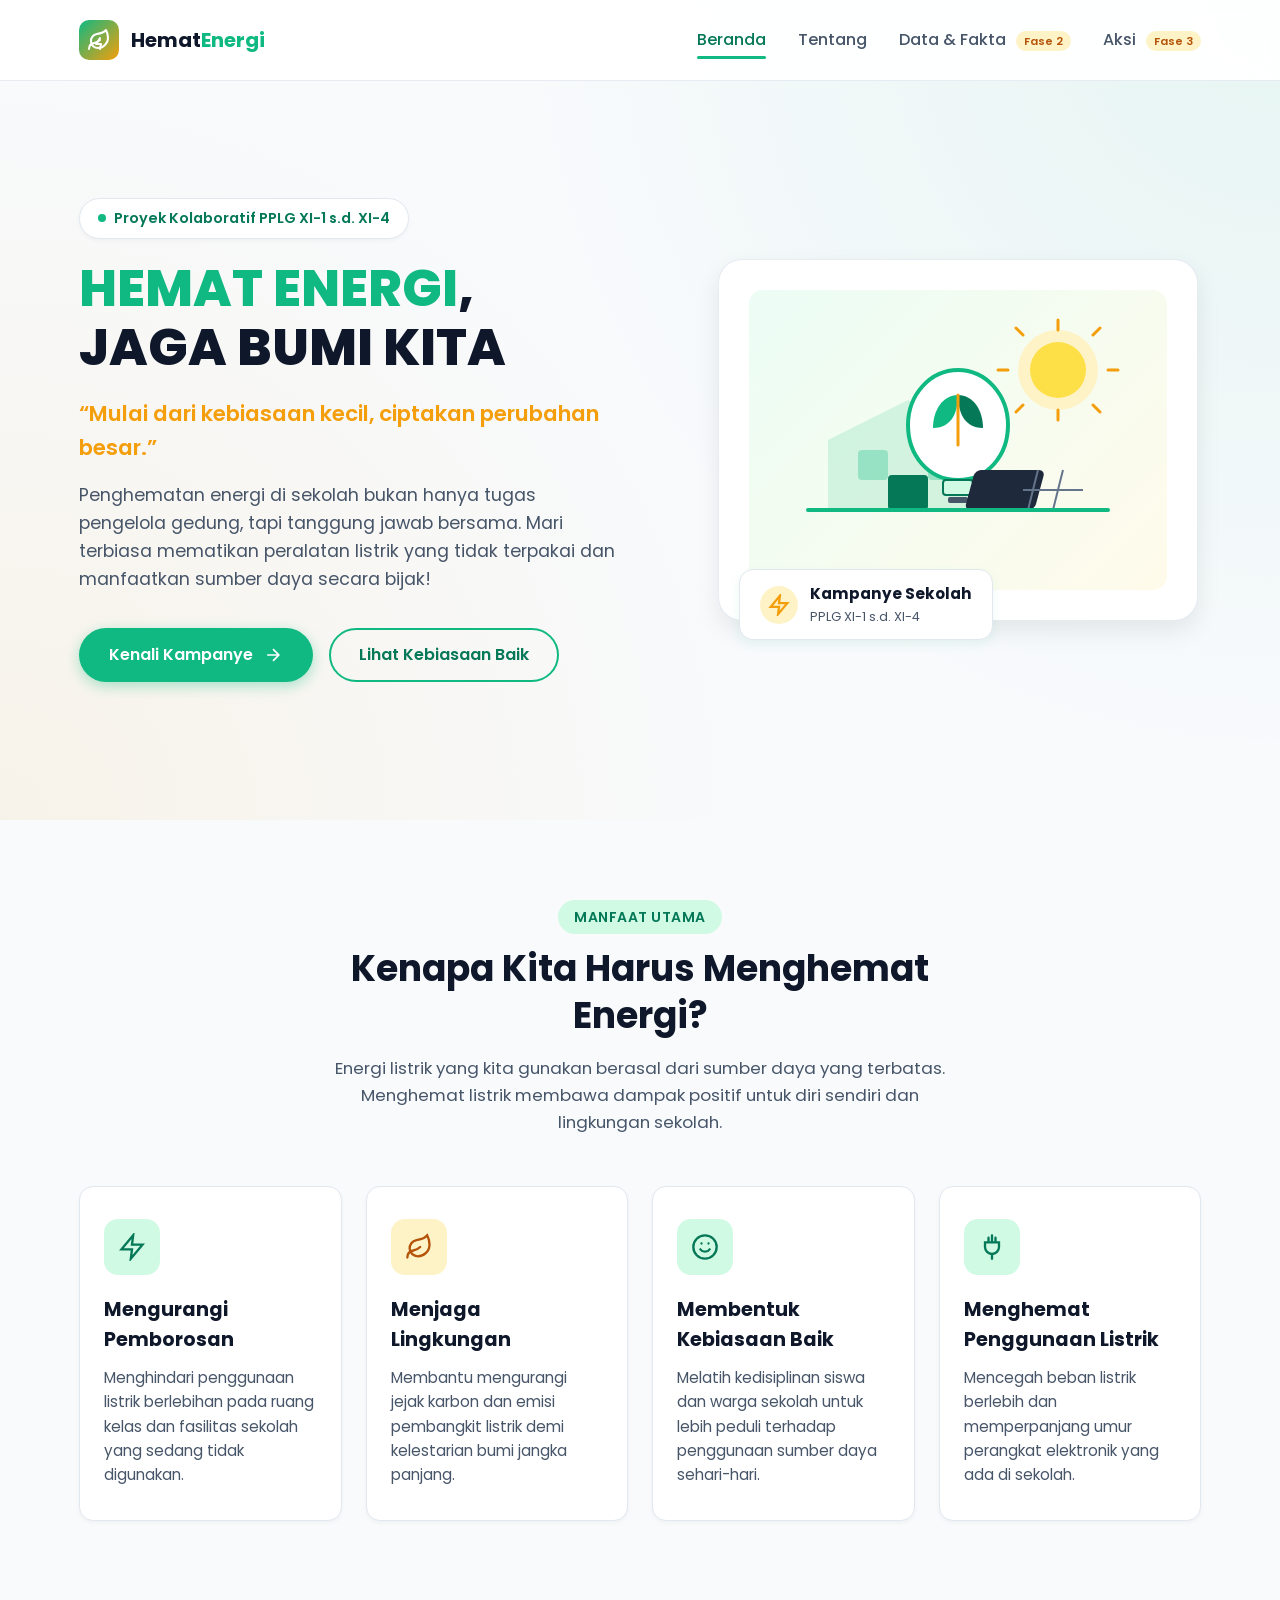
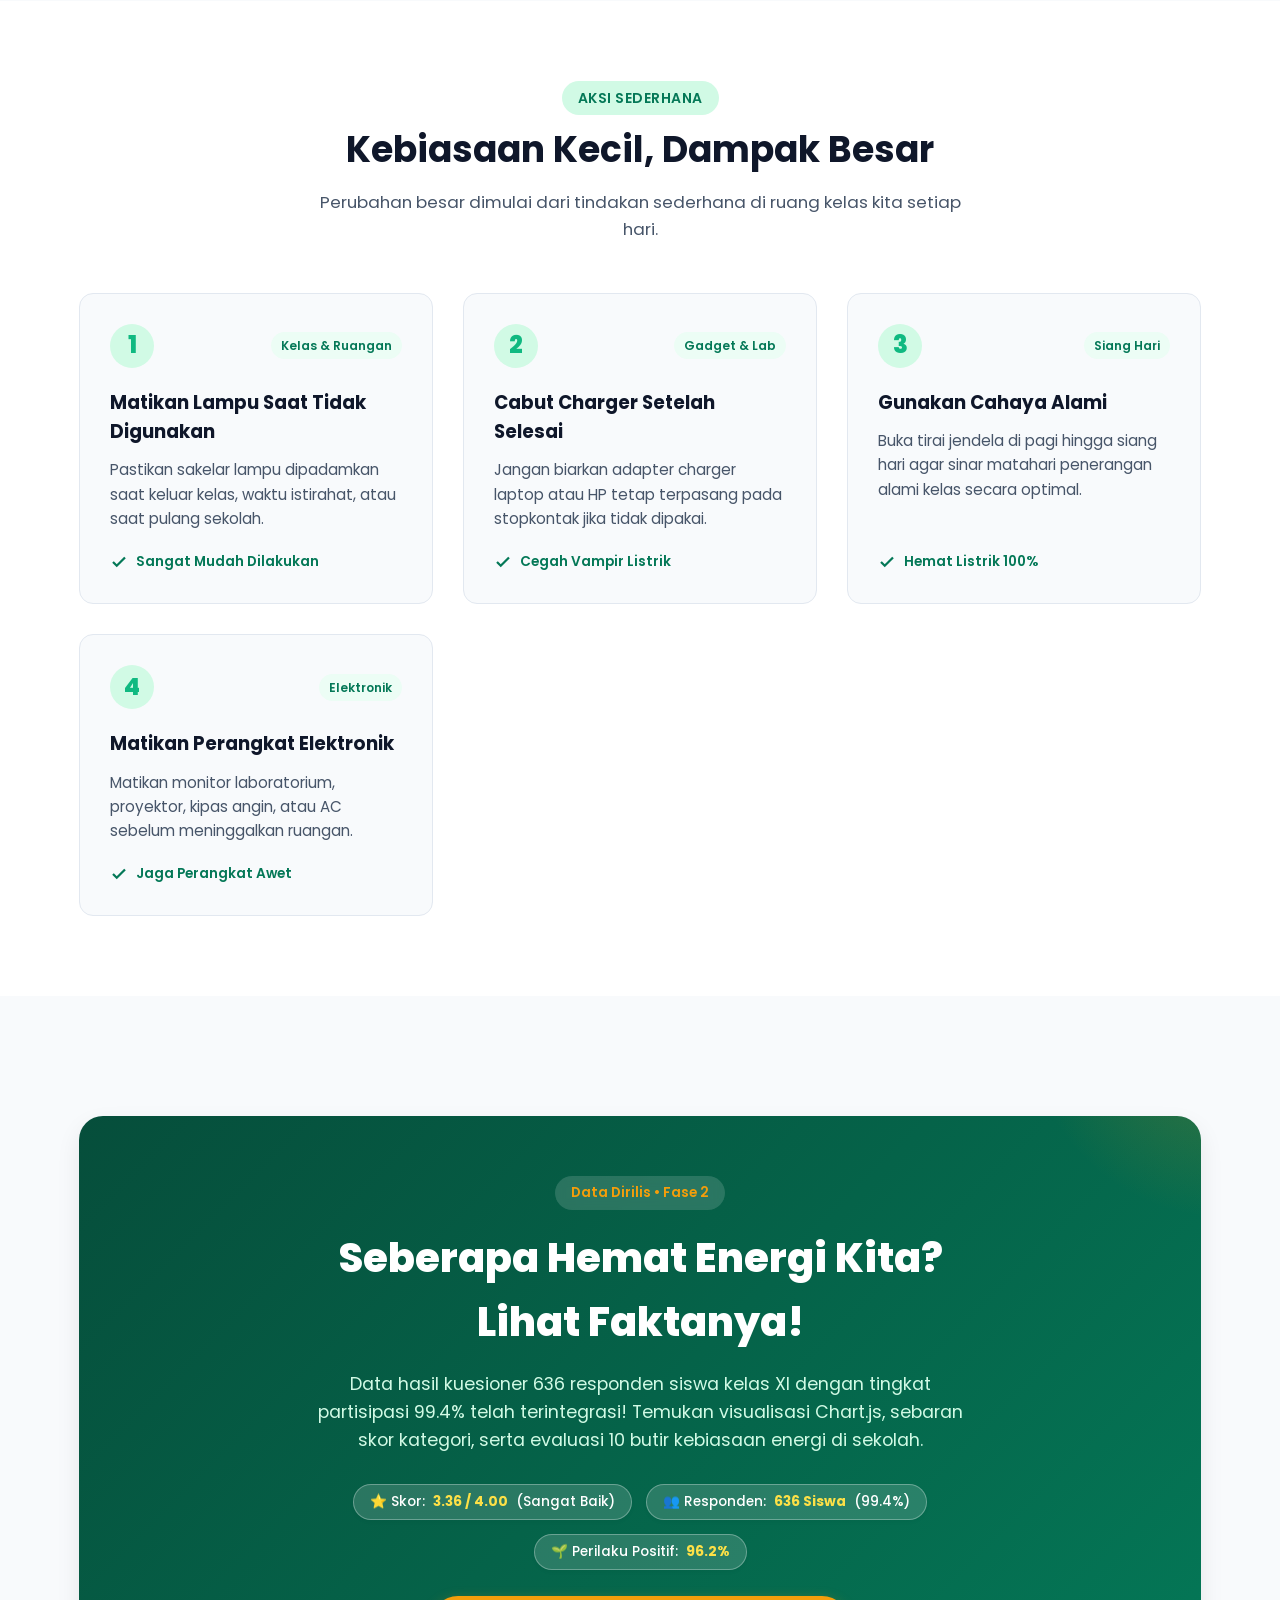
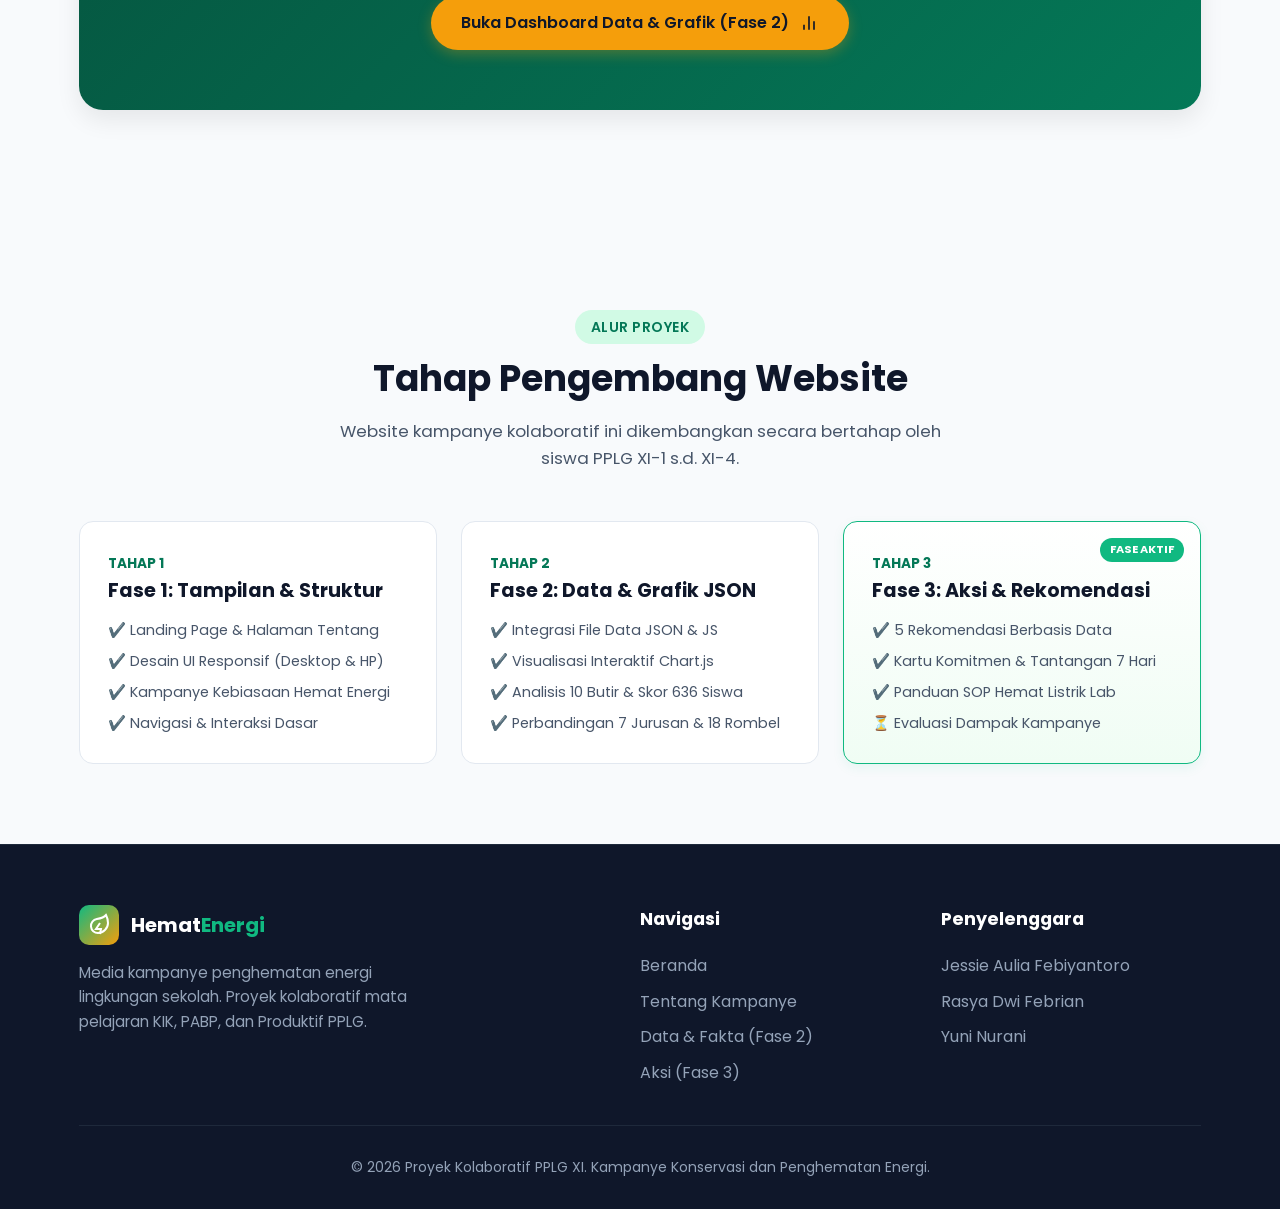
<file: OneDrive/Documents/PPLG CODING/hemat energi/index.html>
<!DOCTYPE html>
<html lang="id">
<head>
  <meta charset="UTF-8">
  <meta name="viewport" content="width=device-width, initial-scale=1.0">
  <meta name="description" content="Website Kampanye Konservasi dan Penghematan Energi PPLG XI - Mulai dari kebiasaan kecil, ciptakan perubahan besar untuk bumi.">
  <title>Hemat Energi, Jaga Bumi | Kampanye PPLG XI</title>
  
  <!-- Google Fonts: Poppins -->
  <link rel="preconnect" href="https://fonts.googleapis.com">
  <link rel="preconnect" href="https://fonts.gstatic.com" crossorigin>
  <link href="https://fonts.googleapis.com/css2?family=Poppins:wght@400;500;600;700;800&display=swap" rel="stylesheet">
  
  <!-- Custom Stylesheet -->
  <link rel="stylesheet" href="css/style.css">
</head>
<body>

  <!-- ==========================================
       HEADER & NAVBAR
       ========================================== -->
  <header class="header" id="main-header">
    <div class="container navbar">
      <a href="index.html" class="logo">
        <div class="logo-icon">
          <!-- SVG Leaf & Bolt Icon -->
          <svg width="24" height="24" viewBox="0 0 24 24" fill="none" stroke="currentColor" stroke-width="2" stroke-linecap="round" stroke-linejoin="round">
            <path d="M11 20A7 7 0 0 1 9.8 6.1C15.5 5 17 4.4 19 2c1 2 2 4.18 2 8 0 5.5-4.78 10-10 10Z"/>
            <path d="M2 21c0-3 1.85-5.36 5.08-6C9.5 14.52 12 13 13 12"/>
            <path d="M13 10l-4 6h5l-1 5"/>
          </svg>
        </div>
        <div class="logo-text">Hemat<span>Energi</span></div>
      </a>

      <!-- Hamburger Menu Button for Mobile -->
      <button class="hamburger" id="hamburger-btn" aria-label="Buka Menu Navigasi" aria-expanded="false">
        <span></span>
        <span></span>
        <span></span>
      </button>

      <!-- Nav Menu Links -->
      <nav class="nav-menu" id="nav-menu">
        <a href="index.html" class="nav-link active">Beranda</a>
        <a href="tentang.html" class="nav-link">Tentang</a>
        <a href="data.html" class="nav-link">Data & Fakta <span class="badge-phase">Fase 2</span></a>
        <a href="aksi.html" class="nav-link">Aksi <span class="badge-phase">Fase 3</span></a>
      </nav>
    </div>
  </header>

  <main>
    <!-- ==========================================
         HERO SECTION
         ========================================== -->
    <section class="hero">
      <div class="container hero-grid">
        <div class="hero-content">
          <div class="hero-badge">
            <span class="hero-badge-icon"></span>
            Proyek Kolaboratif PPLG XI-1 s.d. XI-4
          </div>
          
          <h1 class="hero-title">
            <span class="highlight">HEMAT ENERGI</span>,<br>JAGA BUMI KITA
          </h1>
          
          <span class="hero-tagline">“Mulai dari kebiasaan kecil, ciptakan perubahan besar.”</span>
          
          <p class="hero-description">
            Penghematan energi di sekolah bukan hanya tugas pengelola gedung, tapi tanggung jawab bersama. Mari terbiasa mematikan peralatan listrik yang tidak terpakai dan manfaatkan sumber daya secara bijak!
          </p>
          
          <div class="hero-actions">
            <a href="tentang.html" class="btn btn-primary">
              Kenali Kampanye
              <svg width="20" height="20" viewBox="0 0 24 24" fill="none" stroke="currentColor" stroke-width="2"><path d="M5 12h14M12 5l7 7-7 7"/></svg>
            </a>
            <a href="#kebiasaan" class="btn btn-outline">Lihat Kebiasaan Baik</a>
          </div>
        </div>

        <div class="hero-illustration">
          <div class="illustration-card">
            <div class="illustration-svg-wrap">
              <!-- Custom Eco Energy Vector Illustration -->
              <svg width="340" height="260" viewBox="0 0 340 260" fill="none" xmlns="http://www.w3.org/2000/svg">
                <!-- Sun & Energy Glow -->
                <circle cx="270" cy="60" r="40" fill="#FEF3C7"/>
                <circle cx="270" cy="60" r="28" fill="#FDE047"/>
                <path d="M270 10V20M270 100V110M220 60H210M330 60H320M235 25L228 18M312 102L305 95M235 95L228 102M312 18L305 25" stroke="#F59E0B" stroke-width="3" stroke-linecap="round"/>
                
                <!-- School / Eco Building Silhouette -->
                <path d="M40 200V130L120 90L200 130V200H40Z" fill="#10B981" opacity="0.15"/>
                <rect x="70" y="140" width="30" height="30" rx="4" fill="#10B981" opacity="0.3"/>
                <rect x="140" y="140" width="30" height="30" rx="4" fill="#10B981" opacity="0.3"/>
                <rect x="100" y="165" width="40" height="35" rx="4" fill="#047857"/>

                <!-- Giant Light Bulb with Leaf Inside -->
                <path d="M170 170C140 170 120 145 120 115C120 85 142 60 170 60C198 60 220 85 220 115C220 145 200 170 170 170Z" fill="#FFFFFF" stroke="#10B981" stroke-width="4"/>
                <rect x="155" y="170" width="30" height="15" rx="3" fill="#D1FAE5" stroke="#047857" stroke-width="2"/>
                <rect x="160" y="187" width="20" height="6" rx="2" fill="#475569"/>

                <!-- Eco Leaf inside Bulb -->
                <path d="M170 85C155 85 145 100 145 118C165 118 170 100 170 85Z" fill="#10B981"/>
                <path d="M170 85C185 85 195 100 195 118C175 118 170 100 170 85Z" fill="#047857"/>
                <path d="M170 85V135" stroke="#F59E0B" stroke-width="3" stroke-linecap="round"/>

                <!-- Solar Panel Symbol -->
                <rect x="230" y="160" width="70" height="40" rx="6" fill="#1E293B" transform="skewX(-15)"/>
                <line x1="250" y1="160" x2="240" y2="200" stroke="#64748B" stroke-width="2"/>
                <line x1="275" y1="160" x2="265" y2="200" stroke="#64748B" stroke-width="2"/>
                <line x1="235" y1="180" x2="295" y2="180" stroke="#64748B" stroke-width="2"/>

                <!-- Ground Line -->
                <line x1="20" y1="200" x2="320" y2="200" stroke="#10B981" stroke-width="4" stroke-linecap="round"/>
              </svg>
            </div>

            <!-- Floating Status Pill -->
            <div class="hero-floating-pill">
              <div class="pill-icon">
                <svg width="22" height="22" viewBox="0 0 24 24" fill="none" stroke="currentColor" stroke-width="2.5"><path d="M13 2L3 14h9l-1 8 10-12h-9l1-8z"/></svg>
              </div>
              <div class="pill-text">
                <h4>Kampanye Sekolah</h4>
                <p>PPLG XI-1 s.d. XI-4</p>
              </div>
            </div>
          </div>
        </div>
      </div>
    </section>

    <!-- ==========================================
         SECTION: KENAPA HEMAT ENERGI?
         ========================================== -->
    <section class="section">
      <div class="container">
        <div class="section-header">
          <span class="section-tag">Manfaat Utama</span>
          <h2 class="section-title">Kenapa Kita Harus Menghemat Energi?</h2>
          <p class="section-description">
            Energi listrik yang kita gunakan berasal dari sumber daya yang terbatas. Menghemat listrik membawa dampak positif untuk diri sendiri dan lingkungan sekolah.
          </p>
        </div>

        <div class="reasons-grid">
          <!-- Card 1 -->
          <div class="reason-card">
            <div class="reason-icon">
              <!-- Icon Bolt Slash -->
              <svg width="28" height="28" viewBox="0 0 24 24" fill="none" stroke="currentColor" stroke-width="2" stroke-linecap="round"><path d="M13 2L3 14h9l-1 8 10-12h-9l1-8z"/></svg>
            </div>
            <h3 class="reason-title">Mengurangi Pemborosan</h3>
            <p class="reason-desc">Menghindari penggunaan listrik berlebihan pada ruang kelas dan fasilitas sekolah yang sedang tidak digunakan.</p>
          </div>

          <!-- Card 2 -->
          <div class="reason-card">
            <div class="reason-icon">
              <!-- Icon Leaf -->
              <svg width="28" height="28" viewBox="0 0 24 24" fill="none" stroke="currentColor" stroke-width="2" stroke-linecap="round"><path d="M11 20A7 7 0 0 1 9.8 6.1C15.5 5 17 4.4 19 2c1 2 2 4.18 2 8 0 5.5-4.78 10-10 10Z"/><path d="M2 21c0-3 1.85-5.36 5.08-6C9.5 14.52 12 13 13 12"/></svg>
            </div>
            <h3 class="reason-title">Menjaga Lingkungan</h3>
            <p class="reason-desc">Membantu mengurangi jejak karbon dan emisi pembangkit listrik demi kelestarian bumi jangka panjang.</p>
          </div>

          <!-- Card 3 -->
          <div class="reason-card">
            <div class="reason-icon">
              <!-- Icon Smile / Habit -->
              <svg width="28" height="28" viewBox="0 0 24 24" fill="none" stroke="currentColor" stroke-width="2" stroke-linecap="round"><circle cx="12" cy="12" r="10"/><path d="M8 14s1.5 2 4 2 4-2 4-2"/><line x1="9" y1="9" x2="9.01" y2="9"/><line x1="15" y1="9" x2="15.01" y2="9"/></svg>
            </div>
            <h3 class="reason-title">Membentuk Kebiasaan Baik</h3>
            <p class="reason-desc">Melatih kedisiplinan siswa dan warga sekolah untuk lebih peduli terhadap penggunaan sumber daya sehari-hari.</p>
          </div>

          <!-- Card 4 -->
          <div class="reason-card">
            <div class="reason-icon">
              <!-- Icon Plug -->
              <svg width="28" height="28" viewBox="0 0 24 24" fill="none" stroke="currentColor" stroke-width="2" stroke-linecap="round"><path d="M12 2v6M9 4v4M15 4v4M6 8h12v4a6 6 0 0 1-12 0V8zM12 18v4"/></svg>
            </div>
            <h3 class="reason-title">Menghemat Penggunaan Listrik</h3>
            <p class="reason-desc">Mencegah beban listrik berlebih dan memperpanjang umur perangkat elektronik yang ada di sekolah.</p>
          </div>
        </div>
      </div>
    </section>

    <!-- ==========================================
         SECTION: KEBIASAAN KECIL, DAMPAK BESAR
         ========================================== -->
    <section class="section habits-section" id="kebiasaan">
      <div class="container">
        <div class="section-header">
          <span class="section-tag">Aksi Sederhana</span>
          <h2 class="section-title">Kebiasaan Kecil, Dampak Besar</h2>
          <p class="section-description">
            Perubahan besar dimulai dari tindakan sederhana di ruang kelas kita setiap hari.
          </p>
        </div>

        <div class="habits-grid">
          <!-- Habit 1 -->
          <div class="habit-card">
            <div class="habit-header">
              <div class="habit-number">1</div>
              <span class="habit-badge">Kelas & Ruangan</span>
            </div>
            <h3 class="habit-title">Matikan Lampu Saat Tidak Digunakan</h3>
            <p class="habit-desc">Pastikan sakelar lampu dipadamkan saat keluar kelas, waktu istirahat, atau saat pulang sekolah.</p>
            <div class="habit-check">
              <svg width="18" height="18" viewBox="0 0 24 24" fill="none" stroke="currentColor" stroke-width="3"><polyline points="20 6 9 17 4 12"/></svg>
              Sangat Mudah Dilakukan
            </div>
          </div>

          <!-- Habit 2 -->
          <div class="habit-card">
            <div class="habit-header">
              <div class="habit-number">2</div>
              <span class="habit-badge">Gadget & Lab</span>
            </div>
            <h3 class="habit-title">Cabut Charger Setelah Selesai</h3>
            <p class="habit-desc">Jangan biarkan adapter charger laptop atau HP tetap terpasang pada stopkontak jika tidak dipakai.</p>
            <div class="habit-check">
              <svg width="18" height="18" viewBox="0 0 24 24" fill="none" stroke="currentColor" stroke-width="3"><polyline points="20 6 9 17 4 12"/></svg>
              Cegah Vampir Listrik
            </div>
          </div>

          <!-- Habit 3 -->
          <div class="habit-card">
            <div class="habit-header">
              <div class="habit-number">3</div>
              <span class="habit-badge">Siang Hari</span>
            </div>
            <h3 class="habit-title">Gunakan Cahaya Alami</h3>
            <p class="habit-desc">Buka tirai jendela di pagi hingga siang hari agar sinar matahari penerangan alami kelas secara optimal.</p>
            <div class="habit-check">
              <svg width="18" height="18" viewBox="0 0 24 24" fill="none" stroke="currentColor" stroke-width="3"><polyline points="20 6 9 17 4 12"/></svg>
              Hemat Listrik 100%
            </div>
          </div>

          <!-- Habit 4 -->
          <div class="habit-card">
            <div class="habit-header">
              <div class="habit-number">4</div>
              <span class="habit-badge">Elektronik</span>
            </div>
            <h3 class="habit-title">Matikan Perangkat Elektronik</h3>
            <p class="habit-desc">Matikan monitor laboratorium, proyektor, kipas angin, atau AC sebelum meninggalkan ruangan.</p>
            <div class="habit-check">
              <svg width="18" height="18" viewBox="0 0 24 24" fill="none" stroke="currentColor" stroke-width="3"><polyline points="20 6 9 17 4 12"/></svg>
              Jaga Perangkat Awet
            </div>
          </div>
        </div>
      </div>
    </section>

    <!-- ==========================================
         SECTION TEASER: DATA FASE 2
         ========================================== -->
    <section class="section">
      <div class="container">
        <div class="teaser-section">
          <div class="teaser-content">
            <span class="teaser-badge">Data Dirilis • Fase 2</span>
            <h2 class="teaser-title">Seberapa Hemat Energi Kita? Lihat Faktanya!</h2>
            <p class="teaser-desc">
              Data hasil kuesioner 636 responden siswa kelas XI dengan tingkat partisipasi 99.4% telah terintegrasi! Temukan visualisasi Chart.js, sebaran skor kategori, serta evaluasi 10 butir kebiasaan energi di sekolah.
            </p>
            <div style="display: flex; flex-wrap: wrap; justify-content: center; gap: 14px; margin-bottom: 26px;">
              <span class="meta-pill" style="background: rgba(255,255,255,0.15); color: #fff; border: 1px solid rgba(255,255,255,0.3);">
                ⭐ Skor: <strong style="color: #fde047;">3.36 / 4.00</strong> (Sangat Baik)
              </span>
              <span class="meta-pill" style="background: rgba(255,255,255,0.15); color: #fff; border: 1px solid rgba(255,255,255,0.3);">
                👥 Responden: <strong style="color: #fde047;">636 Siswa</strong> (99.4%)
              </span>
              <span class="meta-pill" style="background: rgba(255,255,255,0.15); color: #fff; border: 1px solid rgba(255,255,255,0.3);">
                🌱 Perilaku Positif: <strong style="color: #fde047;">96.2%</strong>
              </span>
            </div>
            <a href="data.html" class="btn btn-accent">
              Buka Dashboard Data & Grafik (Fase 2)
              <svg width="20" height="20" viewBox="0 0 24 24" fill="none" stroke="currentColor" stroke-width="2"><path d="M18 20V10M12 20V4M6 20v-6"/></svg>
            </a>
          </div>
        </div>
      </div>
    </section>

    <!-- ==========================================
         SECTION: ROADMAP PENGEMBANGAN PROYEK
         ========================================== -->
    <section class="section">
      <div class="container">
        <div class="section-header">
          <span class="section-tag">Alur Proyek</span>
          <h2 class="section-title">Tahap Pengembang Website</h2>
          <p class="section-description">
            Website kampanye kolaboratif ini dikembangkan secara bertahap oleh siswa PPLG XI-1 s.d. XI-4.
          </p>
        </div>

        <div class="roadmap-grid">
          <!-- Fase 1 -->
          <div class="roadmap-card">
            <span class="roadmap-phase">Tahap 1</span>
            <h3 class="roadmap-title">Fase 1: Tampilan & Struktur</h3>
            <ul class="roadmap-list">
              <li>✔️ Landing Page & Halaman Tentang</li>
              <li>✔️ Desain UI Responsif (Desktop & HP)</li>
              <li>✔️ Kampanye Kebiasaan Hemat Energi</li>
              <li>✔️ Navigasi & Interaksi Dasar</li>
            </ul>
          </div>

          <!-- Fase 2 -->
          <div class="roadmap-card">
            <span class="roadmap-phase">Tahap 2</span>
            <h3 class="roadmap-title">Fase 2: Data & Grafik JSON</h3>
            <ul class="roadmap-list">
              <li>✔️ Integrasi File Data JSON & JS</li>
              <li>✔️ Visualisasi Interaktif Chart.js</li>
              <li>✔️ Analisis 10 Butir & Skor 636 Siswa</li>
              <li>✔️ Perbandingan 7 Jurusan & 18 Rombel</li>
            </ul>
          </div>

          <!-- Fase 3 -->
          <div class="roadmap-card active">
            <span class="roadmap-phase">Tahap 3</span>
            <h3 class="roadmap-title"><a href="aksi.html">Fase 3: Aksi & Rekomendasi</a></h3>
            <ul class="roadmap-list">
              <li>✔️ 5 Rekomendasi Berbasis Data</li>
              <li>✔️ Kartu Komitmen & Tantangan 7 Hari</li>
              <li>✔️ Panduan SOP Hemat Listrik Lab</li>
              <li>⏳ Evaluasi Dampak Kampanye</li>
            </ul>
          </div>
        </div>
      </div>
    </section>
  </main>

  <!-- ==========================================
       FOOTER
       ========================================== -->
  <footer class="footer">
    <div class="container">
      <div class="footer-grid">
        <div class="footer-brand">
          <div class="logo">
            <div class="logo-icon">
              <svg width="24" height="24" viewBox="0 0 24 24" fill="none" stroke="currentColor" stroke-width="2"><path d="M11 20A7 7 0 0 1 9.8 6.1C15.5 5 17 4.4 19 2c1 2 2 4.18 2 8 0 5.5-4.78 10-10 10Z"/><path d="M13 10l-4 6h5l-1 5"/></svg>
            </div>
            <div class="logo-text">Hemat<span>Energi</span></div>
          </div>
          <p>
            Media kampanye penghematan energi lingkungan sekolah. Proyek kolaboratif mata pelajaran KIK, PABP, dan Produktif PPLG.
          </p>
        </div>

        <div>
          <h4 class="footer-title">Navigasi</h4>
          <div class="footer-links">
            <a href="index.html">Beranda</a>
            <a href="tentang.html">Tentang Kampanye</a>
            <a href="data.html">Data & Fakta (Fase 2)</a>
            <a href="aksi.html">Aksi (Fase 3)</a>
          </div>
        </div>

        <div>
          <h4 class="footer-title">Penyelenggara</h4>
          <div class="footer-links">
            <span>Jessie Aulia Febiyantoro</span>
            <span>Rasya Dwi Febrian</span>
            <span>Yuni Nurani</span>
          </div>
        </div>
      </div>

      <div class="footer-bottom">
        <p>&copy; 2026 Proyek Kolaboratif PPLG XI. Kampanye Konservasi dan Penghematan Energi.</p>
      </div>
    </div>
  </footer>

  <!-- ==========================================
       MODAL NOTICE (FASE 2 & 3 PLACEHOLDER)
       ========================================== -->
  <div class="modal-overlay" id="phase-modal">
    <div class="modal-card">
      <div class="modal-icon">💡</div>
      <h3 class="modal-title" id="modal-title">Fitur Fase Selanjutnya</h3>
      <p class="modal-desc" id="modal-desc">Informasi fitur sedang disiapkan.</p>
      <button class="btn btn-primary" id="modal-close-btn">Saya Mengerti</button>
    </div>
  </div>

  <!-- Custom JavaScript -->
  <script src="js/script.js" defer></script>
</body>
</html>
</file>
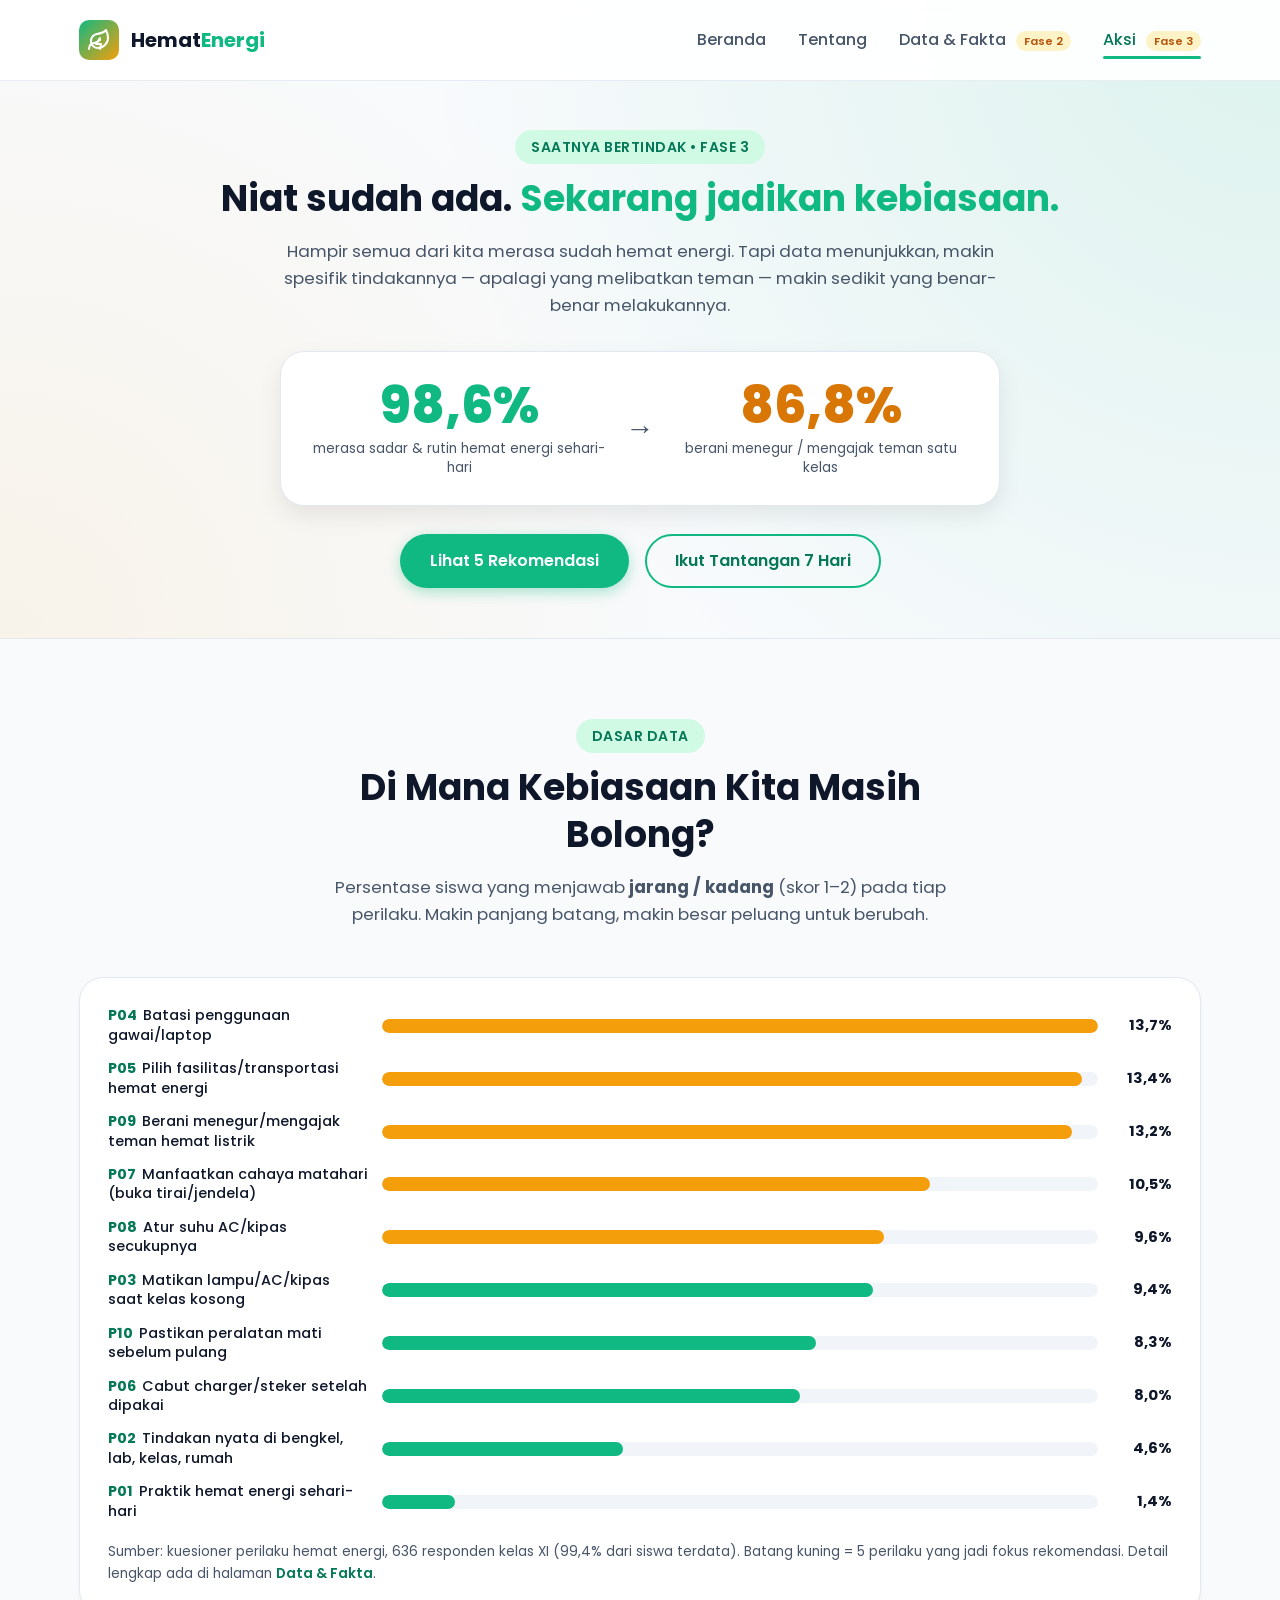
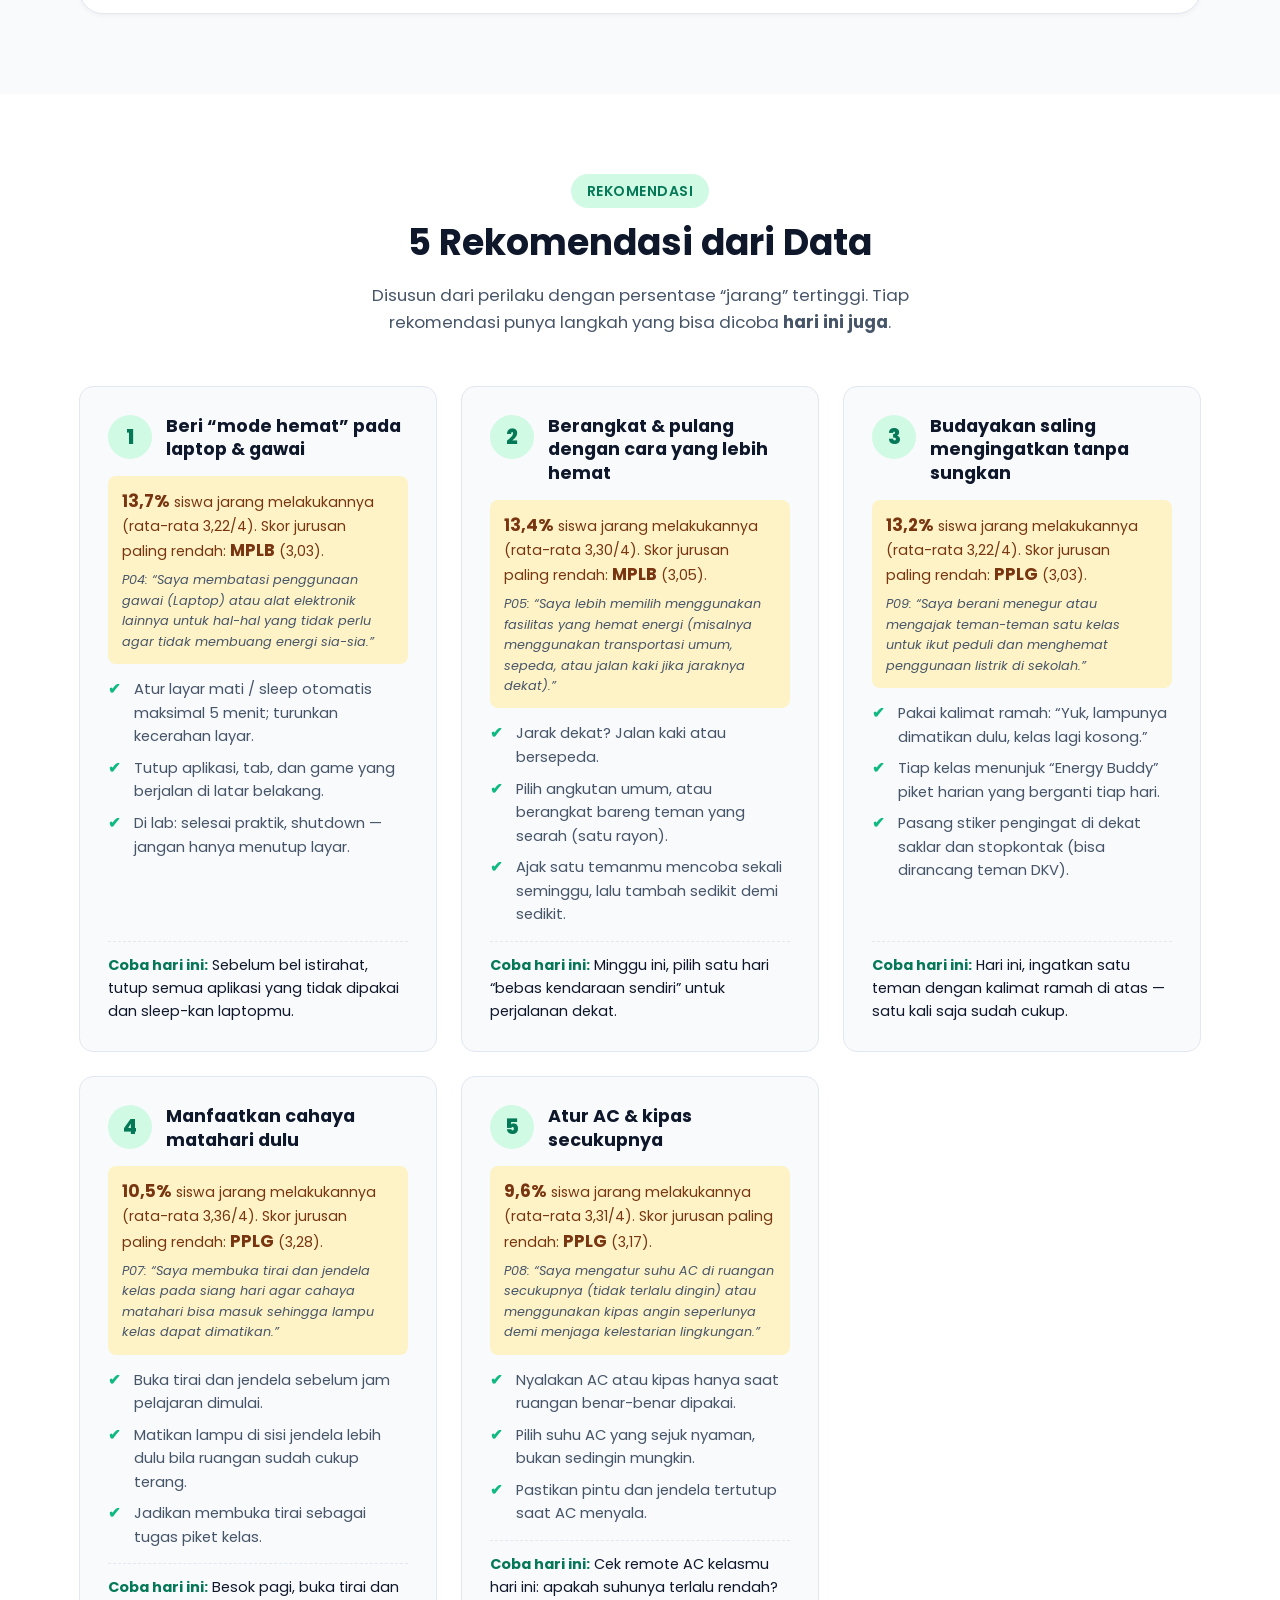
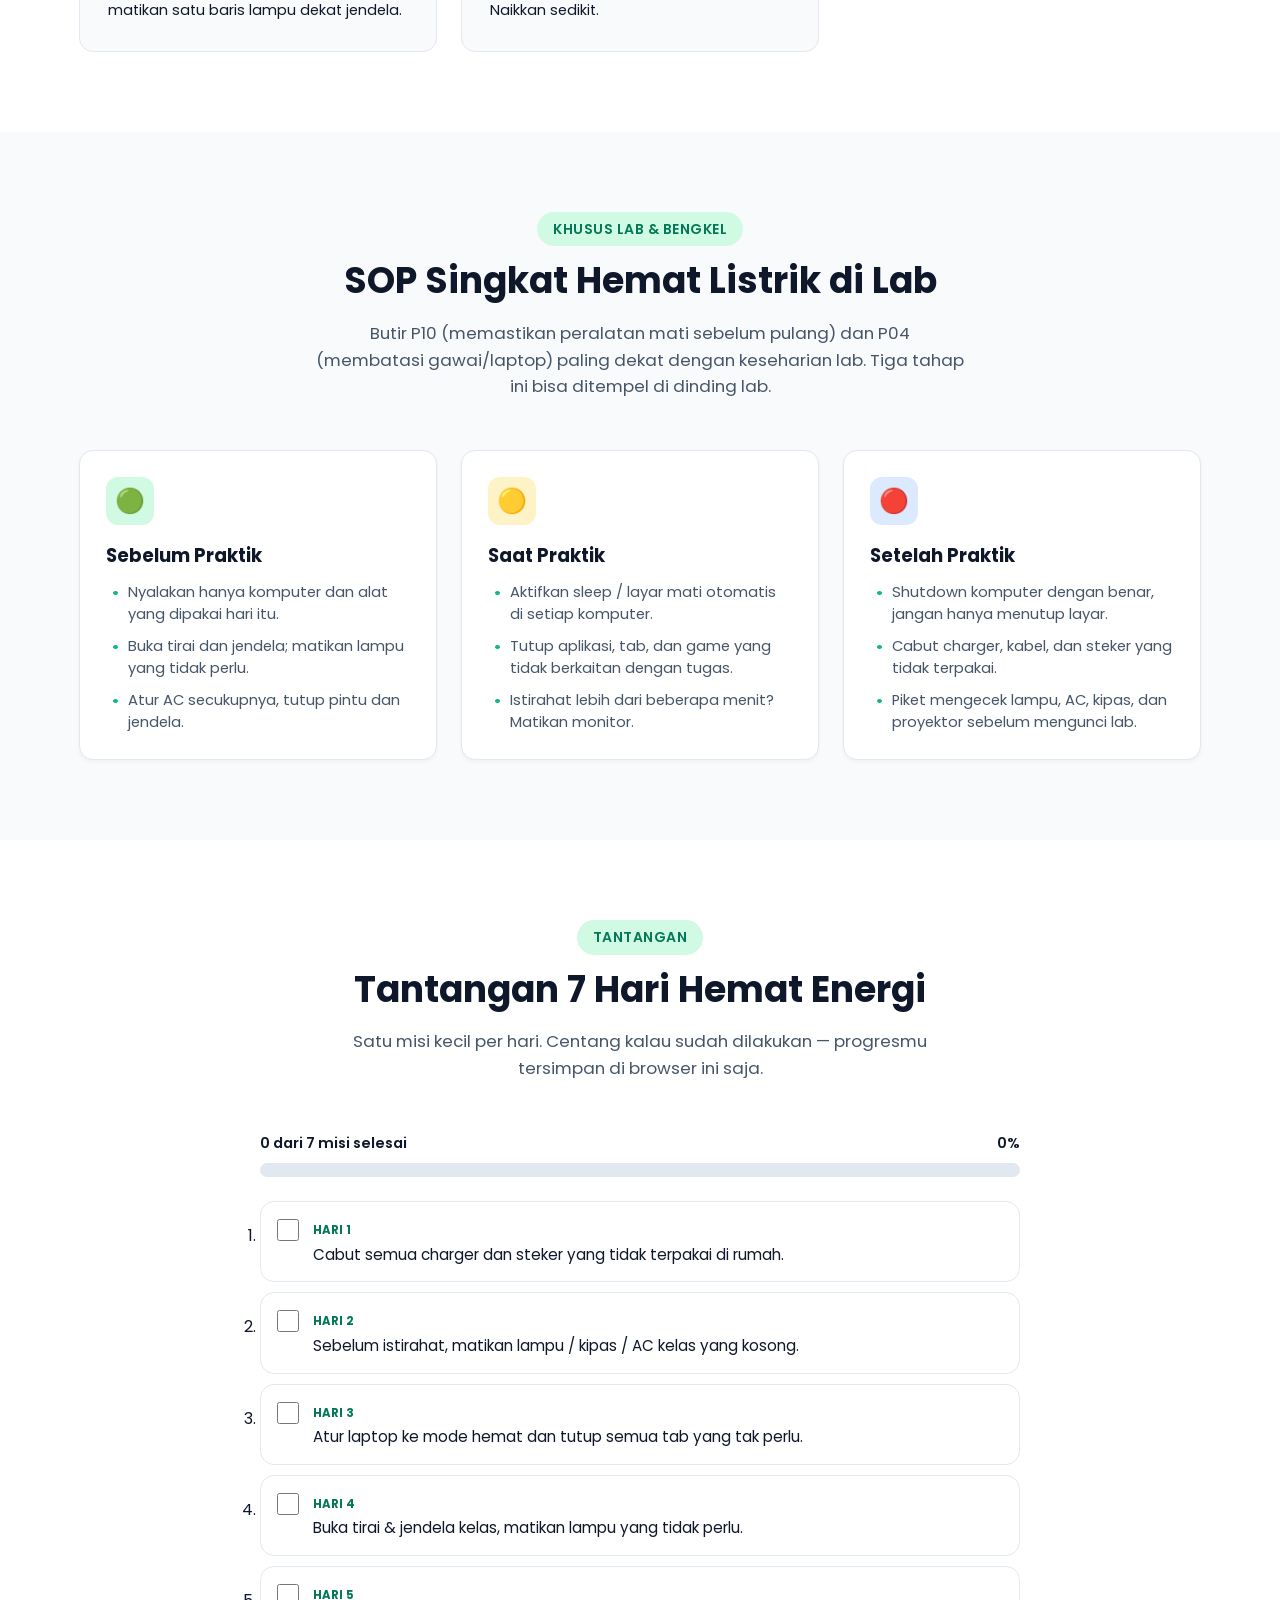
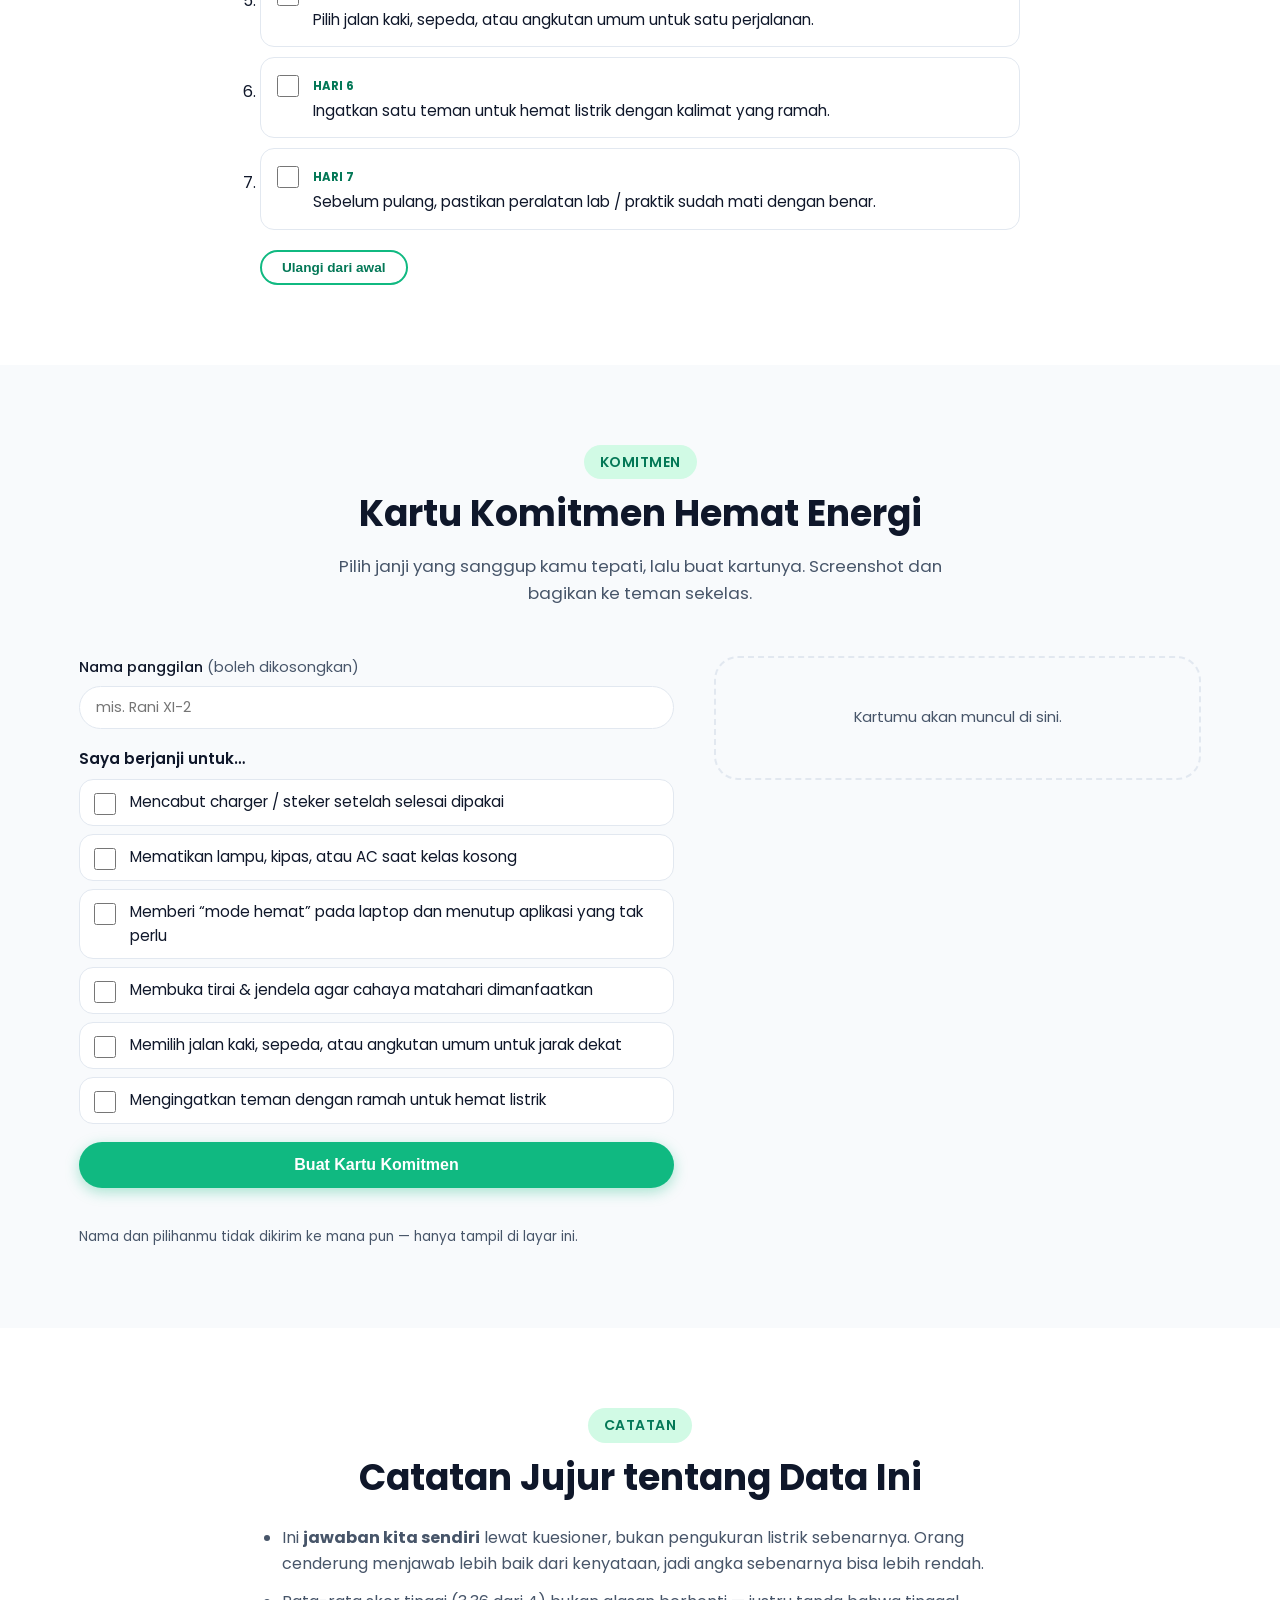
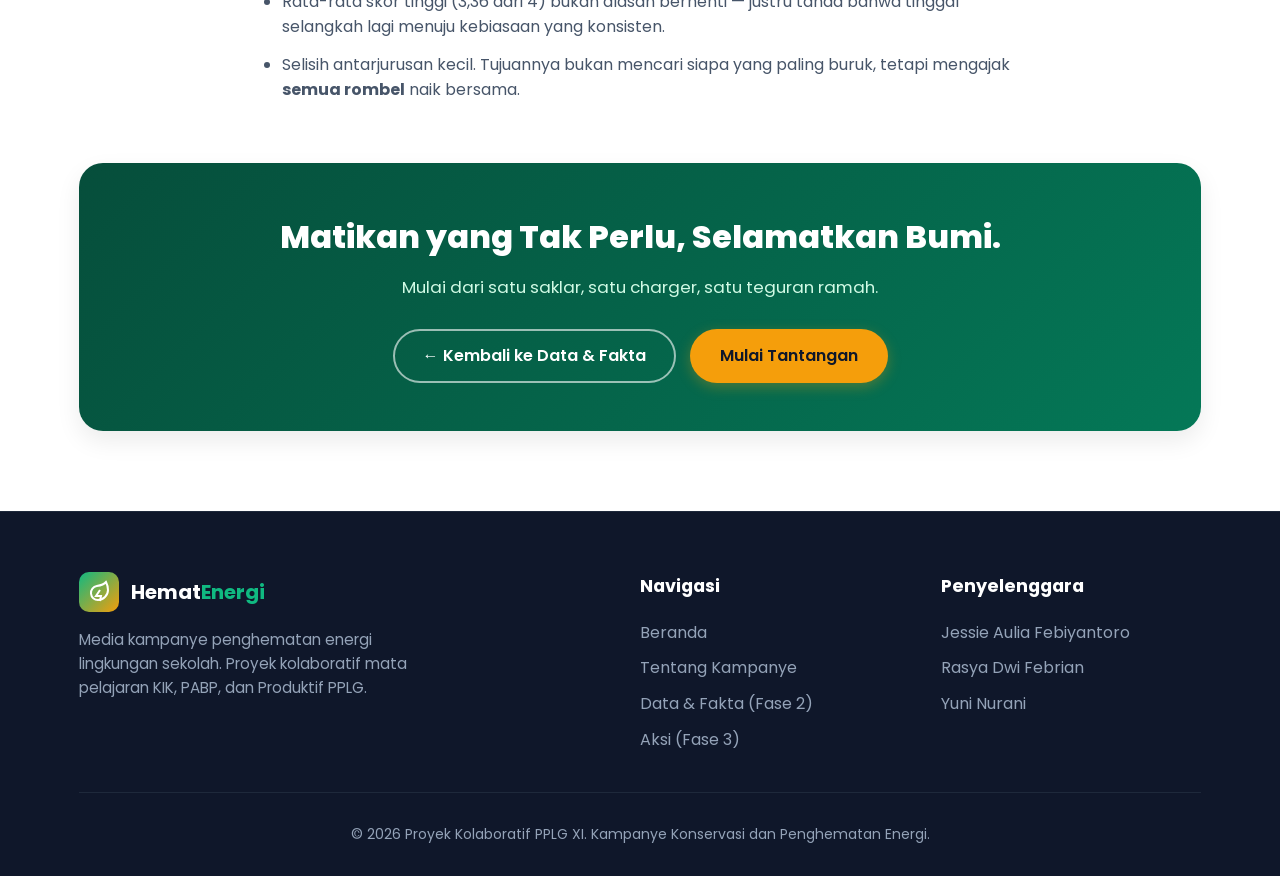
<file: OneDrive/Documents/PPLG CODING/hemat energi/aksi.html>
<!DOCTYPE html>
<html lang="id">
<head>
  <meta charset="UTF-8">
  <meta name="viewport" content="width=device-width, initial-scale=1.0">
  <meta name="description" content="Aksi & Rekomendasi Hemat Energi: 5 rekomendasi berdasarkan kuesioner 636 siswa kelas XI, tantangan 7 hari, SOP lab, dan kartu komitmen.">
  <title>Aksi & Rekomendasi | Kampanye PPLG XI</title>

  <!-- Google Fonts: Poppins -->
  <link rel="preconnect" href="https://fonts.googleapis.com">
  <link rel="preconnect" href="https://fonts.gstatic.com" crossorigin>
  <link href="https://fonts.googleapis.com/css2?family=Poppins:wght@400;500;600;700;800&display=swap" rel="stylesheet">

  <!-- Custom Stylesheet -->
  <link rel="stylesheet" href="css/style.css">
  <link rel="stylesheet" href="css/aksi.css">
</head>
<body>

  <!-- ==========================================
       HEADER & NAVBAR
       ========================================== -->
  <header class="header" id="main-header">
    <div class="container navbar">
      <a href="index.html" class="logo">
        <div class="logo-icon">
          <svg width="24" height="24" viewBox="0 0 24 24" fill="none" stroke="currentColor" stroke-width="2" stroke-linecap="round" stroke-linejoin="round">
            <path d="M11 20A7 7 0 0 1 9.8 6.1C15.5 5 17 4.4 19 2c1 2 2 4.18 2 8 0 5.5-4.78 10-10 10Z"/>
            <path d="M2 21c0-3 1.85-5.36 5.08-6C9.5 14.52 12 13 13 12"/>
            <path d="M13 10l-4 6h5l-1 5"/>
          </svg>
        </div>
        <div class="logo-text">Hemat<span>Energi</span></div>
      </a>

      <button class="hamburger" id="hamburger-btn" aria-label="Buka Menu Navigasi" aria-expanded="false">
        <span></span>
        <span></span>
        <span></span>
      </button>

      <nav class="nav-menu" id="nav-menu">
        <a href="index.html" class="nav-link">Beranda</a>
        <a href="tentang.html" class="nav-link">Tentang</a>
        <a href="data.html" class="nav-link">Data & Fakta <span class="badge-phase">Fase 2</span></a>
        <a href="aksi.html" class="nav-link active">Aksi <span class="badge-phase">Fase 3</span></a>
      </nav>
    </div>
  </header>

  <main>
    <!-- ==========================================
         HERO: DARI NIAT KE KEBIASAAN
         ========================================== -->
    <section class="data-hero">
      <div class="container">
        <span class="section-tag">Saatnya Bertindak • Fase 3</span>
        <h1 class="section-title">Niat sudah ada. <span style="color: var(--primary);">Sekarang jadikan kebiasaan.</span></h1>
        <p class="section-description" style="max-width: 720px; margin: 0 auto;">
          Hampir semua dari kita merasa sudah hemat energi. Tapi data menunjukkan, makin spesifik tindakannya —
          apalagi yang melibatkan teman — makin sedikit yang benar-benar melakukannya.
        </p>

        <div class="gap-card" id="gap-card" aria-live="polite">
          <!-- diisi js/aksi.js dari DATA_ENERGI -->
        </div>

        <div class="hero-actions" style="justify-content: center; margin-top: 28px;">
          <a href="#rekomendasi" class="btn btn-primary">Lihat 5 Rekomendasi</a>
          <a href="#tantangan" class="btn btn-outline">Ikut Tantangan 7 Hari</a>
        </div>
      </div>
    </section>

    <!-- ==========================================
         TEMUAN: DI MANA KEBIASAAN BOLONG
         ========================================== -->
    <section class="section" id="temuan">
      <div class="container">
        <div class="section-header">
          <span class="section-tag">Dasar Data</span>
          <h2 class="section-title">Di Mana Kebiasaan Kita Masih Bolong?</h2>
          <p class="section-description">
            Persentase siswa yang menjawab <strong>jarang / kadang</strong> (skor 1–2) pada tiap perilaku.
            Makin panjang batang, makin besar peluang untuk berubah.
          </p>
        </div>

        <div class="chart-card">
          <div class="bars" id="bars" role="list"></div>
          <p class="aksi-note">
            Sumber: kuesioner perilaku hemat energi, <span data-meta="jumlah_responden">636</span> responden kelas XI
            (<span data-meta="persen_partisipasi">99,4</span>% dari siswa terdata). Batang kuning = 5 perilaku yang jadi fokus rekomendasi.
            Detail lengkap ada di halaman <a href="data.html" style="color: var(--primary-dark); font-weight: 600;">Data & Fakta</a>.
          </p>
        </div>
      </div>
    </section>

    <!-- ==========================================
         5 REKOMENDASI
         ========================================== -->
    <section class="section habits-section" id="rekomendasi">
      <div class="container">
        <div class="section-header">
          <span class="section-tag">Rekomendasi</span>
          <h2 class="section-title">5 Rekomendasi dari Data</h2>
          <p class="section-description">
            Disusun dari perilaku dengan persentase “jarang” tertinggi. Tiap rekomendasi punya langkah yang bisa dicoba <strong>hari ini juga</strong>.
          </p>
        </div>
        <div class="rec-grid" id="rec-grid">
          <noscript><p>Aktifkan JavaScript untuk melihat rekomendasi yang dihitung dari data.</p></noscript>
        </div>
      </div>
    </section>

    <!-- ==========================================
         SOP LAB KOMPUTER
         ========================================== -->
    <section class="section" id="sop-lab">
      <div class="container">
        <div class="section-header">
          <span class="section-tag">Khusus Lab & Bengkel</span>
          <h2 class="section-title">SOP Singkat Hemat Listrik di Lab</h2>
          <p class="section-description">
            Butir P10 (memastikan peralatan mati sebelum pulang) dan P04 (membatasi gawai/laptop) paling dekat dengan keseharian lab.
            Tiga tahap ini bisa ditempel di dinding lab.
          </p>
        </div>

        <div class="insights-grid">
          <div class="insight-card">
            <div class="insight-icon">🟢</div>
            <h3 class="insight-title">Sebelum Praktik</h3>
            <ul class="sop-list">
              <li>Nyalakan hanya komputer dan alat yang dipakai hari itu.</li>
              <li>Buka tirai dan jendela; matikan lampu yang tidak perlu.</li>
              <li>Atur AC secukupnya, tutup pintu dan jendela.</li>
            </ul>
          </div>
          <div class="insight-card">
            <div class="insight-icon">🟡</div>
            <h3 class="insight-title">Saat Praktik</h3>
            <ul class="sop-list">
              <li>Aktifkan sleep / layar mati otomatis di setiap komputer.</li>
              <li>Tutup aplikasi, tab, dan game yang tidak berkaitan dengan tugas.</li>
              <li>Istirahat lebih dari beberapa menit? Matikan monitor.</li>
            </ul>
          </div>
          <div class="insight-card">
            <div class="insight-icon">🔴</div>
            <h3 class="insight-title">Setelah Praktik</h3>
            <ul class="sop-list">
              <li>Shutdown komputer dengan benar, jangan hanya menutup layar.</li>
              <li>Cabut charger, kabel, dan steker yang tidak terpakai.</li>
              <li>Piket mengecek lampu, AC, kipas, dan proyektor sebelum mengunci lab.</li>
            </ul>
          </div>
        </div>
      </div>
    </section>

    <!-- ==========================================
         TANTANGAN 7 HARI
         ========================================== -->
    <section class="section habits-section" id="tantangan">
      <div class="container">
        <div class="section-header">
          <span class="section-tag">Tantangan</span>
          <h2 class="section-title">Tantangan 7 Hari Hemat Energi</h2>
          <p class="section-description">Satu misi kecil per hari. Centang kalau sudah dilakukan — progresmu tersimpan di browser ini saja.</p>
        </div>

        <div class="challenge-box">
          <div class="ch-label"><span id="challenge-text">0 dari 7 misi selesai</span><span id="challenge-pct">0%</span></div>
          <div class="ch-track" role="progressbar" aria-valuemin="0" aria-valuemax="7" aria-valuenow="0" id="challenge-bar">
            <div class="ch-fill" id="challenge-fill"></div>
          </div>

          <ol class="challenge-list" id="challenge-list"></ol>
          <button type="button" class="btn btn-outline" id="challenge-reset" style="margin-top: 20px; padding: 8px 20px; font-size: .85rem;">Ulangi dari awal</button>
        </div>
      </div>
    </section>

    <!-- ==========================================
         KARTU KOMITMEN
         ========================================== -->
    <section class="section" id="komitmen">
      <div class="container">
        <div class="section-header">
          <span class="section-tag">Komitmen</span>
          <h2 class="section-title">Kartu Komitmen Hemat Energi</h2>
          <p class="section-description">Pilih janji yang sanggup kamu tepati, lalu buat kartunya. Screenshot dan bagikan ke teman sekelas.</p>
        </div>

        <div class="pledge-layout">
          <form id="pledge-form" class="pledge-form" autocomplete="off">
            <label class="field">
              <span>Nama panggilan <em>(boleh dikosongkan)</em></span>
              <input type="text" id="pledge-name" class="search-input" style="width: 100%;" maxlength="30" placeholder="mis. Rani XI-2">
            </label>
            <fieldset>
              <legend>Saya berjanji untuk…</legend>
              <div id="pledge-options"></div>
            </fieldset>
            <button type="submit" class="btn btn-primary">Buat Kartu Komitmen</button>
            <p class="aksi-note">Nama dan pilihanmu tidak dikirim ke mana pun — hanya tampil di layar ini.</p>
          </form>

          <div class="pledge-card-wrap" aria-live="polite">
            <div class="pledge-card" id="pledge-card" hidden>
              <div class="pledge-badge">⚡ Komitmen Hemat Energi</div>
              <p class="pledge-who" id="pledge-who"></p>
              <ul id="pledge-list"></ul>
              <p class="pledge-foot">#HematEnergiPPLG · <span id="pledge-date"></span></p>
            </div>
            <div class="pledge-empty" id="pledge-empty">Kartumu akan muncul di sini.</div>
          </div>
        </div>
      </div>
    </section>

    <!-- ==========================================
         CATATAN JUJUR
         ========================================== -->
    <section class="section habits-section" id="catatan">
      <div class="container">
        <div class="section-header" style="margin-bottom: 24px;">
          <span class="section-tag">Catatan</span>
          <h2 class="section-title">Catatan Jujur tentang Data Ini</h2>
        </div>
        <ul class="honest-list">
          <li>Ini <strong>jawaban kita sendiri</strong> lewat kuesioner, bukan pengukuran listrik sebenarnya. Orang cenderung menjawab lebih baik dari kenyataan, jadi angka sebenarnya bisa lebih rendah.</li>
          <li>Rata-rata skor tinggi (<span data-ringkasan="rata_rata_skor">3,36</span> dari 4) bukan alasan berhenti — justru tanda bahwa tinggal selangkah lagi menuju kebiasaan yang konsisten.</li>
          <li>Selisih antarjurusan kecil. Tujuannya bukan mencari siapa yang paling buruk, tetapi mengajak <strong>semua rombel</strong> naik bersama.</li>
        </ul>

        <div class="data-cta-fase3">
          <h2>Matikan yang Tak Perlu, Selamatkan Bumi.</h2>
          <p>Mulai dari satu saklar, satu charger, satu teguran ramah.</p>
          <div style="display: flex; flex-wrap: wrap; gap: 14px; justify-content: center;">
            <a href="data.html" class="btn btn-outline" style="color: #fff; border-color: rgba(255,255,255,.6);">← Kembali ke Data & Fakta</a>
            <a href="#tantangan" class="btn btn-accent">Mulai Tantangan</a>
          </div>
        </div>
      </div>
    </section>
  </main>

  <!-- ==========================================
       FOOTER
       ========================================== -->
  <footer class="footer">
    <div class="container">
      <div class="footer-grid">
        <div class="footer-brand">
          <div class="logo">
            <div class="logo-icon">
              <svg width="24" height="24" viewBox="0 0 24 24" fill="none" stroke="currentColor" stroke-width="2"><path d="M11 20A7 7 0 0 1 9.8 6.1C15.5 5 17 4.4 19 2c1 2 2 4.18 2 8 0 5.5-4.78 10-10 10Z"/><path d="M13 10l-4 6h5l-1 5"/></svg>
            </div>
            <div class="logo-text">Hemat<span>Energi</span></div>
          </div>
          <p>
            Media kampanye penghematan energi lingkungan sekolah. Proyek kolaboratif mata pelajaran KIK, PABP, dan Produktif PPLG.
          </p>
        </div>

        <div>
          <h4 class="footer-title">Navigasi</h4>
          <div class="footer-links">
            <a href="index.html">Beranda</a>
            <a href="tentang.html">Tentang Kampanye</a>
            <a href="data.html">Data & Fakta (Fase 2)</a>
            <a href="aksi.html">Aksi (Fase 3)</a>
          </div>
        </div>

        <div>
          <h4 class="footer-title">Penyelenggara</h4>
          <div class="footer-links">
            <span>Jessie Aulia Febiyantoro</span>
            <span>Rasya Dwi Febrian</span>
            <span>Yuni Nurani</span>
          </div>
        </div>
      </div>

      <div class="footer-bottom">
        <p>&copy; 2026 Proyek Kolaboratif PPLG XI. Kampanye Konservasi dan Penghematan Energi.</p>
      </div>
    </div>
  </footer>

  <!-- Scripts -->
  <script src="js/data_perilaku_energi.js"></script>
  <script src="js/script.js"></script>
  <script src="js/aksi.js"></script>
</body>
</html>
</file>
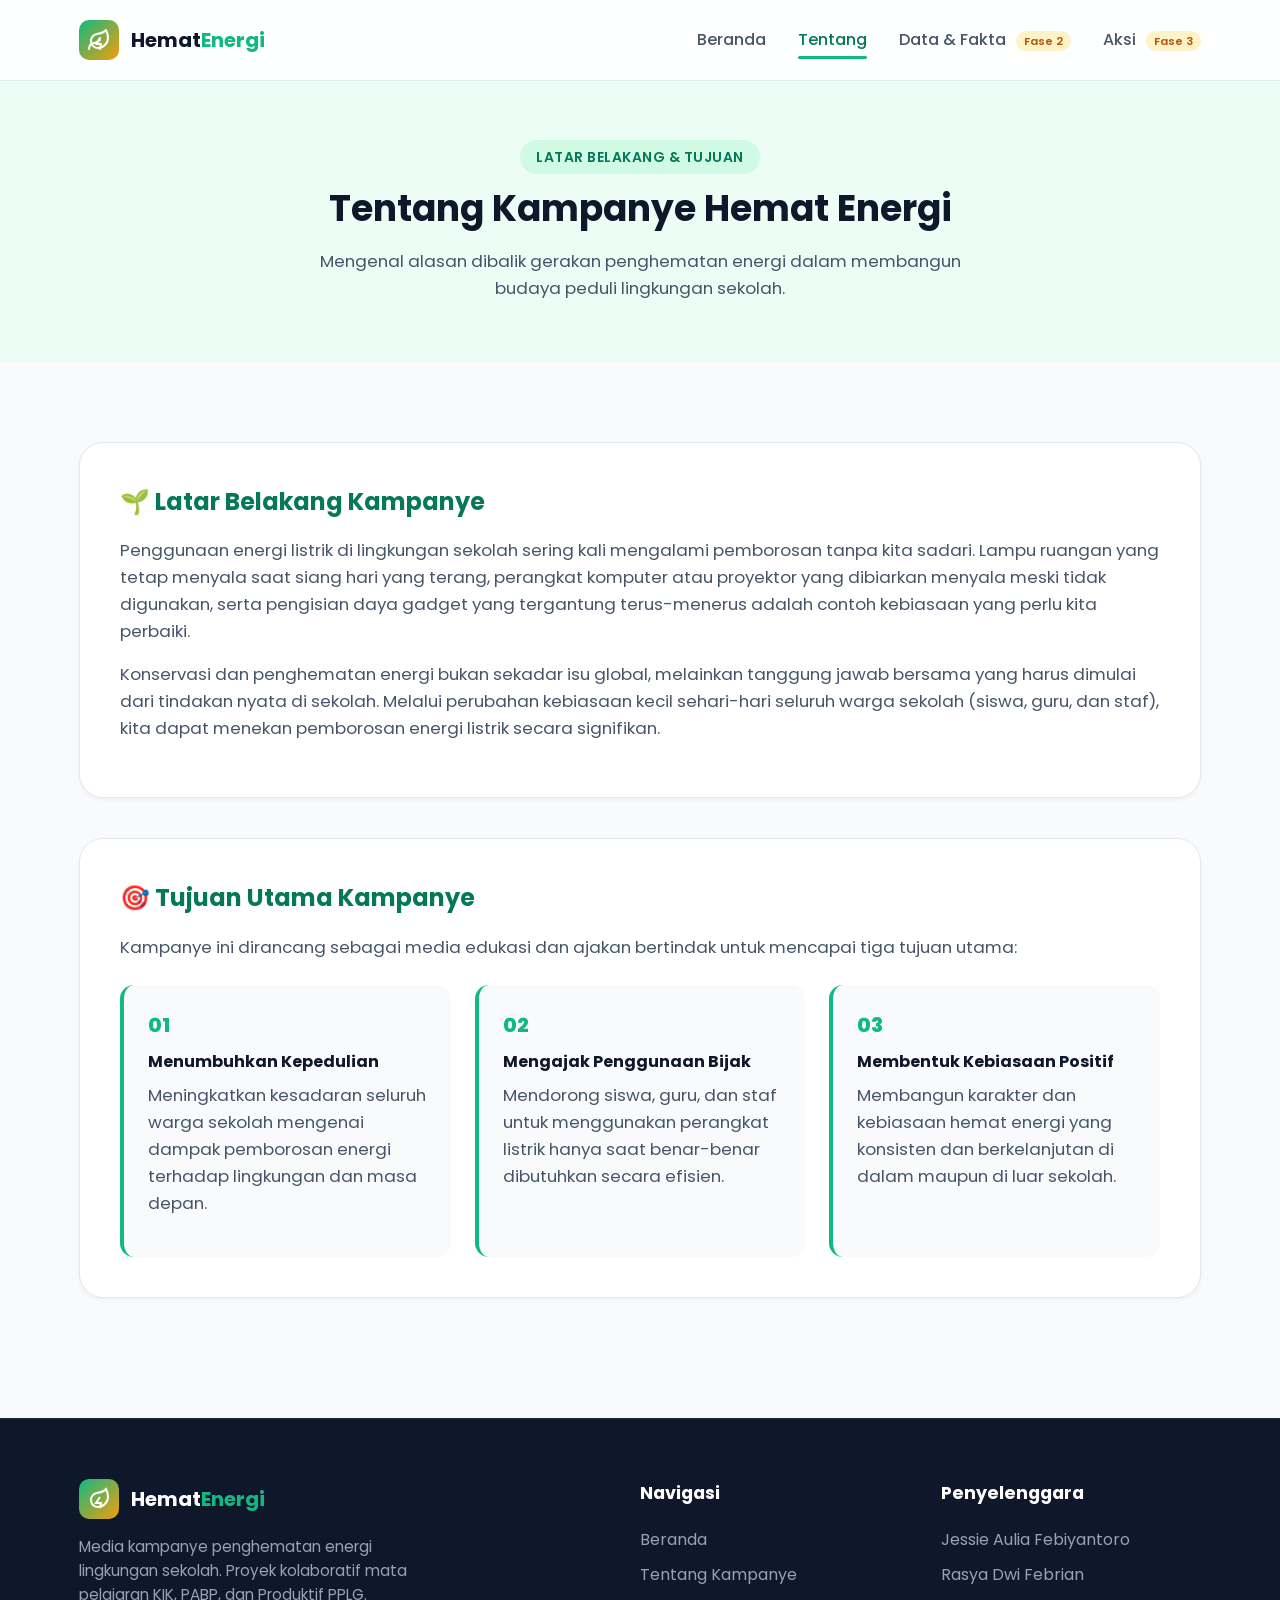
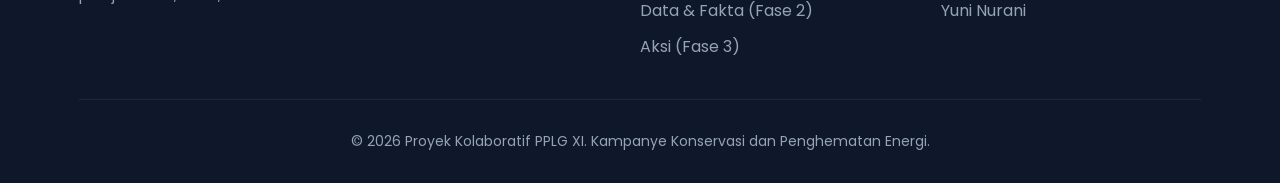
<file: OneDrive/Documents/PPLG CODING/hemat energi/tentang.html>
<!DOCTYPE html>
<html lang="id">
<head>
  <meta charset="UTF-8">
  <meta name="viewport" content="width=device-width, initial-scale=1.0">
  <meta name="description" content="Tentang Kampanye Konservasi dan Penghematan Energi. Latar belakang dan tujuan kampanye sekolah.">
  <title>Tentang Kampanye | Konservasi & Penghematan Energi</title>
  
  <!-- Google Fonts: Poppins -->
  <link rel="preconnect" href="https://fonts.googleapis.com">
  <link rel="preconnect" href="https://fonts.gstatic.com" crossorigin>
  <link href="https://fonts.googleapis.com/css2?family=Poppins:wght@400;500;600;700;800&display=swap" rel="stylesheet">
  
  <!-- Custom Stylesheet -->
  <link rel="stylesheet" href="css/style.css">
</head>
<body>

  <!-- ==========================================
       HEADER & NAVBAR
       ========================================== -->
  <header class="header" id="main-header">
    <div class="container navbar">
      <a href="index.html" class="logo">
        <div class="logo-icon">
          <svg width="24" height="24" viewBox="0 0 24 24" fill="none" stroke="currentColor" stroke-width="2" stroke-linecap="round" stroke-linejoin="round">
            <path d="M11 20A7 7 0 0 1 9.8 6.1C15.5 5 17 4.4 19 2c1 2 2 4.18 2 8 0 5.5-4.78 10-10 10Z"/>
            <path d="M2 21c0-3 1.85-5.36 5.08-6C9.5 14.52 12 13 13 12"/>
            <path d="M13 10l-4 6h5l-1 5"/>
          </svg>
        </div>
        <div class="logo-text">Hemat<span>Energi</span></div>
      </a>

      <!-- Hamburger Menu Button for Mobile -->
      <button class="hamburger" id="hamburger-btn" aria-label="Buka Menu Navigasi" aria-expanded="false">
        <span></span>
        <span></span>
        <span></span>
      </button>

      <!-- Nav Menu Links -->
      <nav class="nav-menu" id="nav-menu">
        <a href="index.html" class="nav-link">Beranda</a>
        <a href="tentang.html" class="nav-link active">Tentang</a>
        <a href="data.html" class="nav-link">Data & Fakta <span class="badge-phase">Fase 2</span></a>
        <a href="aksi.html" class="nav-link">Aksi <span class="badge-phase">Fase 3</span></a>
      </nav>
    </div>
  </header>

  <main>
    <!-- ==========================================
         HERO BANNER TENTANG
         ========================================== -->
    <section class="about-hero">
      <div class="container">
        <span class="section-tag">Latar Belakang & Tujuan</span>
        <h1 class="section-title">Tentang Kampanye Hemat Energi</h1>
        <p class="section-description" style="max-width: 700px; margin: 0 auto;">
          Mengenal alasan dibalik gerakan penghematan energi dalam membangun budaya peduli lingkungan sekolah.
        </p>
      </div>
    </section>

    <!-- ==========================================
         SECTION: LATAR BELAKANG & TUJUAN
         ========================================== -->
    <section class="section">
      <div class="container">
        <!-- Latar Belakang Block -->
        <div class="about-content-block">
          <h3>🌱 Latar Belakang Kampanye</h3>
          <p>
            Penggunaan energi listrik di lingkungan sekolah sering kali mengalami pemborosan tanpa kita sadari. Lampu ruangan yang tetap menyala saat siang hari yang terang, perangkat komputer atau proyektor yang dibiarkan menyala meski tidak digunakan, serta pengisian daya gadget yang tergantung terus-menerus adalah contoh kebiasaan yang perlu kita perbaiki.
          </p>
          <p>
            Konservasi dan penghematan energi bukan sekadar isu global, melainkan tanggung jawab bersama yang harus dimulai dari tindakan nyata di sekolah. Melalui perubahan kebiasaan kecil sehari-hari seluruh warga sekolah (siswa, guru, dan staf), kita dapat menekan pemborosan energi listrik secara signifikan.
          </p>
        </div>

        <!-- Tujuan Kampanye Block -->
        <div class="about-content-block">
          <h3>🎯 Tujuan Utama Kampanye</h3>
          <p>
            Kampanye ini dirancang sebagai media edukasi dan ajakan bertindak untuk mencapai tiga tujuan utama:
          </p>
          
          <div class="goals-grid">
            <div class="goal-card">
              <div class="goal-number">01</div>
              <h4 class="goal-title">Menumbuhkan Kepedulian</h4>
              <p class="reason-desc">Meningkatkan kesadaran seluruh warga sekolah mengenai dampak pemborosan energi terhadap lingkungan dan masa depan.</p>
            </div>

            <div class="goal-card">
              <div class="goal-number">02</div>
              <h4 class="goal-title">Mengajak Penggunaan Bijak</h4>
              <p class="reason-desc">Mendorong siswa, guru, dan staf untuk menggunakan perangkat listrik hanya saat benar-benar dibutuhkan secara efisien.</p>
            </div>

            <div class="goal-card">
              <div class="goal-number">03</div>
              <h4 class="goal-title">Membentuk Kebiasaan Positif</h4>
              <p class="reason-desc">Membangun karakter dan kebiasaan hemat energi yang konsisten dan berkelanjutan di dalam maupun di luar sekolah.</p>
            </div>
          </div>
        </div>



      </div>
    </section>
  </main>

  <!-- ==========================================
       FOOTER
       ========================================== -->
  <footer class="footer">
    <div class="container">
      <div class="footer-grid">
        <div class="footer-brand">
          <div class="logo">
            <div class="logo-icon">
              <svg width="24" height="24" viewBox="0 0 24 24" fill="none" stroke="currentColor" stroke-width="2"><path d="M11 20A7 7 0 0 1 9.8 6.1C15.5 5 17 4.4 19 2c1 2 2 4.18 2 8 0 5.5-4.78 10-10 10Z"/><path d="M13 10l-4 6h5l-1 5"/></svg>
            </div>
            <div class="logo-text">Hemat<span>Energi</span></div>
          </div>
          <p>
            Media kampanye penghematan energi lingkungan sekolah. Proyek kolaboratif mata pelajaran KIK, PABP, dan Produktif PPLG.
          </p>
        </div>

        <div>
          <h4 class="footer-title">Navigasi</h4>
          <div class="footer-links">
            <a href="index.html">Beranda</a>
            <a href="tentang.html">Tentang Kampanye</a>
            <a href="data.html">Data & Fakta (Fase 2)</a>
            <a href="aksi.html">Aksi (Fase 3)</a>
          </div>
        </div>

        <div>
          <h4 class="footer-title">Penyelenggara</h4>
          <div class="footer-links">
             <span>Jessie Aulia Febiyantoro</span>
            <span>Rasya Dwi Febrian</span>
            <span>Yuni Nurani</span>
          </div>
        </div>
      </div>

      <div class="footer-bottom">
        <p>&copy; 2026 Proyek Kolaboratif PPLG XI. Kampanye Konservasi dan Penghematan Energi.</p>
      </div>
    </div>
  </footer>

  <!-- ==========================================
       MODAL NOTICE (FASE 2 & 3 PLACEHOLDER)
       ========================================== -->
  <div class="modal-overlay" id="phase-modal">
    <div class="modal-card">
      <div class="modal-icon">💡</div>
      <h3 class="modal-title" id="modal-title">Fitur Fase Selanjutnya</h3>
      <p class="modal-desc" id="modal-desc">Informasi fitur sedang disiapkan.</p>
      <button class="btn btn-primary" id="modal-close-btn">Saya Mengerti</button>
    </div>
  </div>

  <!-- Custom JavaScript -->
  <script src="js/script.js" defer></script>
</body>
</html>
</file>
<file: OneDrive/Documents/PPLG CODING/hemat energi/css/style.css>
/* ==========================================================================
   PROYEK KOLABORATIF PPLG XI (XI-1 s.d. XI-4)
   KAMPANYE: KONSERVASI DAN PENGHEMATAN ENERGI - FASE 1
   File: css/style.css
   ========================================================================== */

/* --------------------------------------------------------------------------
   1. CSS VARIABLES (DESIGN SYSTEM)
   -------------------------------------------------------------------------- */
:root {
  /* Colors */
  --primary: #10b981;          /* Hijau Utama - Emerald */
  --primary-dark: #047857;     /* Hijau Tua */
  --primary-light: #d1fae5;    /* Hijau Muda Terang */
  --accent-yellow: #f59e0b;    /* Kuning Akses Energi */
  --accent-yellow-light: #fef3c7; /* Kuning Terang */
  --bg-main: #f8fafc;          /* Light Background */
  --bg-card: #ffffff;          /* Card Background */
  --text-dark: #0f172a;        /* Teks Utama (Dark Slate) */
  --text-muted: #475569;       /* Teks Deskripsi */
  --text-light: #f8fafc;       /* Teks Terang */
  --border-color: #e2e8f0;     /* Border Halus */

  /* Shadows */
  --shadow-sm: 0 2px 4px rgba(0, 0, 0, 0.04);
  --shadow-md: 0 4px 12px rgba(16, 185, 129, 0.08);
  --shadow-lg: 0 10px 25px rgba(0, 0, 0, 0.08);

  /* Border Radius */
  --radius-sm: 8px;
  --radius-md: 14px;
  --radius-lg: 24px;
  --radius-full: 9999px;

  /* Transitions */
  --transition: all 0.3s ease;
}

/* --------------------------------------------------------------------------
   2. RESET & BASE STYLES
   -------------------------------------------------------------------------- */
*, *::before, *::after {
  box-sizing: border-box;
  margin: 0;
  padding: 0;
}

html {
  scroll-behavior: smooth;
  font-size: 16px;
}

body {
  font-family: 'Poppins', -apple-system, BlinkMacSystemFont, 'Segoe UI', Roboto, sans-serif;
  background-color: var(--bg-main);
  color: var(--text-dark);
  line-height: 1.6;
  overflow-x: hidden;
}

a {
  text-decoration: none;
  color: inherit;
  transition: var(--transition);
}

ul {
  list-style: none;
}

img, svg {
  max-width: 100%;
  height: auto;
  display: block;
}

/* --------------------------------------------------------------------------
   3. LAYOUT UTILITIES
   -------------------------------------------------------------------------- */
.container {
  width: 90%;
  max-width: 1200px;
  margin: 0 auto;
  padding: 0 15px;
}

.section {
  padding: 80px 0;
}

.section-header {
  text-align: center;
  max-width: 650px;
  margin: 0 auto 50px auto;
}

.section-tag {
  display: inline-block;
  background-color: var(--primary-light);
  color: var(--primary-dark);
  font-size: 0.875rem;
  font-weight: 600;
  padding: 6px 16px;
  border-radius: var(--radius-full);
  margin-bottom: 12px;
  text-transform: uppercase;
  letter-spacing: 0.5px;
}

.section-title {
  font-size: 2.25rem;
  font-weight: 700;
  color: var(--text-dark);
  margin-bottom: 15px;
  line-height: 1.3;
}

.section-description {
  font-size: 1.05rem;
  color: var(--text-muted);
}

/* Buttons */
.btn {
  display: inline-flex;
  align-items: center;
  justify-content: center;
  gap: 10px;
  padding: 12px 28px;
  font-size: 1rem;
  font-weight: 600;
  border-radius: var(--radius-full);
  cursor: pointer;
  border: 2px solid transparent;
  transition: var(--transition);
}

.btn-primary {
  background-color: var(--primary);
  color: #ffffff;
  box-shadow: 0 4px 14px rgba(16, 185, 129, 0.35);
}

.btn-primary:hover {
  background-color: var(--primary-dark);
  transform: translateY(-2px);
  box-shadow: 0 6px 20px rgba(16, 185, 129, 0.45);
}

.btn-outline {
  background-color: transparent;
  color: var(--primary-dark);
  border-color: var(--primary);
}

.btn-outline:hover {
  background-color: var(--primary-light);
  transform: translateY(-2px);
}

.btn-accent {
  background-color: var(--accent-yellow);
  color: var(--text-dark);
  box-shadow: 0 4px 14px rgba(245, 158, 11, 0.3);
}

.btn-accent:hover {
  background-color: #d97706;
  color: #ffffff;
  transform: translateY(-2px);
}

/* --------------------------------------------------------------------------
   4. HEADER & NAVBAR
   -------------------------------------------------------------------------- */
.header {
  position: fixed;
  top: 0;
  left: 0;
  width: 100%;
  z-index: 1000;
  background-color: rgba(255, 255, 255, 0.92);
  backdrop-filter: blur(10px);
  border-bottom: 1px solid rgba(226, 232, 240, 0.8);
  transition: var(--transition);
}

.header.scrolled {
  box-shadow: var(--shadow-sm);
  background-color: rgba(255, 255, 255, 0.98);
}

.navbar {
  display: flex;
  align-items: center;
  justify-content: space-between;
  height: 80px;
}

.logo {
  display: flex;
  align-items: center;
  gap: 12px;
  font-size: 1.25rem;
  font-weight: 700;
  color: var(--text-dark);
}

.logo-icon {
  width: 40px;
  height: 40px;
  background: linear-gradient(135deg, var(--primary), var(--accent-yellow));
  border-radius: 10px;
  display: flex;
  align-items: center;
  justify-content: center;
  color: white;
}

.logo-text span {
  color: var(--primary);
}

.nav-menu {
  display: flex;
  align-items: center;
  gap: 32px;
}

.nav-link {
  font-weight: 500;
  color: var(--text-muted);
  position: relative;
  padding: 6px 0;
}

.nav-link:hover, .nav-link.active {
  color: var(--primary-dark);
}

.nav-link.active::after {
  content: '';
  position: absolute;
  bottom: 0;
  left: 0;
  width: 100%;
  height: 3px;
  background-color: var(--primary);
  border-radius: var(--radius-full);
}

/* Badge untuk menu Fase 2 & 3 */
.badge-phase {
  font-size: 0.7rem;
  background-color: var(--accent-yellow-light);
  color: #b45309;
  padding: 2px 8px;
  border-radius: var(--radius-full);
  margin-left: 6px;
  font-weight: 600;
}

.hamburger {
  display: none;
  flex-direction: column;
  justify-content: space-between;
  width: 30px;
  height: 21px;
  background: transparent;
  border: none;
  cursor: pointer;
  z-index: 1001;
}

.hamburger span {
  width: 100%;
  height: 3px;
  background-color: var(--text-dark);
  border-radius: 3px;
  transition: var(--transition);
}

.hamburger.active span:nth-child(1) {
  transform: translateY(9px) rotate(45deg);
}

.hamburger.active span:nth-child(2) {
  opacity: 0;
}

.hamburger.active span:nth-child(3) {
  transform: translateY(-9px) rotate(-45deg);
}

/* --------------------------------------------------------------------------
   5. HERO SECTION
   -------------------------------------------------------------------------- */
.hero {
  padding-top: 140px;
  padding-bottom: 80px;
  background: radial-gradient(circle at top right, rgba(16, 185, 129, 0.08), transparent 50%),
              radial-gradient(circle at bottom left, rgba(245, 158, 11, 0.08), transparent 50%);
  min-height: calc(100vh - 80px);
  display: flex;
  align-items: center;
}

.hero-grid {
  display: grid;
  grid-template-columns: 1.1fr 0.9fr;
  gap: 40px;
  align-items: center;
}

.hero-badge {
  display: inline-flex;
  align-items: center;
  gap: 8px;
  background-color: #ffffff;
  border: 1px solid var(--border-color);
  padding: 8px 18px;
  border-radius: var(--radius-full);
  font-size: 0.9rem;
  font-weight: 600;
  color: var(--primary-dark);
  box-shadow: var(--shadow-sm);
  margin-bottom: 20px;
}

.hero-badge-icon {
  width: 8px;
  height: 8px;
  background-color: var(--primary);
  border-radius: 50%;
}

.hero-title {
  font-size: 3.2rem;
  font-weight: 800;
  color: var(--text-dark);
  line-height: 1.15;
  margin-bottom: 20px;
}

.hero-title .highlight {
  color: var(--primary);
  position: relative;
  display: inline-block;
}

.hero-tagline {
  font-size: 1.35rem;
  font-weight: 600;
  color: var(--accent-yellow);
  margin-bottom: 15px;
  display: block;
}

.hero-description {
  font-size: 1.1rem;
  color: var(--text-muted);
  margin-bottom: 35px;
  max-width: 540px;
}

.hero-actions {
  display: flex;
  flex-wrap: wrap;
  gap: 16px;
}

.hero-illustration {
  position: relative;
  display: flex;
  justify-content: center;
  align-items: center;
}

.illustration-card {
  width: 100%;
  max-width: 480px;
  background: #ffffff;
  padding: 30px;
  border-radius: var(--radius-lg);
  box-shadow: var(--shadow-lg);
  border: 1px solid rgba(226, 232, 240, 0.8);
  position: relative;
}

.illustration-svg-wrap {
  width: 100%;
  height: auto;
  border-radius: var(--radius-md);
  overflow: hidden;
  background: linear-gradient(135deg, #ecfdf5, #fffbeb);
  padding: 20px;
  display: flex;
  justify-content: center;
}

/* Floating eco status pill */
.hero-floating-pill {
  position: absolute;
  bottom: -20px;
  left: 20px;
  background: #ffffff;
  padding: 12px 20px;
  border-radius: var(--radius-md);
  box-shadow: var(--shadow-md);
  display: flex;
  align-items: center;
  gap: 12px;
  border: 1px solid var(--border-color);
}

.pill-icon {
  width: 38px;
  height: 38px;
  background-color: var(--accent-yellow-light);
  color: var(--accent-yellow);
  border-radius: 50%;
  display: flex;
  align-items: center;
  justify-content: center;
}

.pill-text h4 {
  font-size: 0.95rem;
  font-weight: 700;
  color: var(--text-dark);
}

.pill-text p {
  font-size: 0.8rem;
  color: var(--text-muted);
}

/* --------------------------------------------------------------------------
   6. SECTION: KENAPA HEMAT ENERGI?
   -------------------------------------------------------------------------- */
.reasons-grid {
  display: grid;
  grid-template-columns: repeat(auto-fit, minmax(250px, 1fr));
  gap: 24px;
}

.reason-card {
  background-color: var(--bg-card);
  padding: 32px 24px;
  border-radius: var(--radius-md);
  border: 1px solid var(--border-color);
  box-shadow: var(--shadow-sm);
  transition: var(--transition);
  position: relative;
  overflow: hidden;
}

.reason-card::before {
  content: '';
  position: absolute;
  top: 0;
  left: 0;
  width: 100%;
  height: 4px;
  background: linear-gradient(90deg, var(--primary), var(--accent-yellow));
  opacity: 0;
  transition: var(--transition);
}

.reason-card:hover {
  transform: translateY(-6px);
  box-shadow: var(--shadow-md);
  border-color: rgba(16, 185, 129, 0.3);
}

.reason-card:hover::before {
  opacity: 1;
}

.reason-icon {
  width: 56px;
  height: 56px;
  border-radius: 14px;
  background-color: var(--primary-light);
  color: var(--primary-dark);
  display: flex;
  align-items: center;
  justify-content: center;
  margin-bottom: 20px;
  font-size: 1.5rem;
}

.reason-card:nth-child(2) .reason-icon {
  background-color: var(--accent-yellow-light);
  color: #b45309;
}

.reason-title {
  font-size: 1.2rem;
  font-weight: 700;
  margin-bottom: 10px;
  color: var(--text-dark);
}

.reason-desc {
  font-size: 0.95rem;
  color: var(--text-muted);
}

/* --------------------------------------------------------------------------
   7. SECTION: KEBIASAAN KECIL, DAMPAK BESAR
   -------------------------------------------------------------------------- */
.habits-section {
  background-color: #ffffff;
}

.habits-grid {
  display: grid;
  grid-template-columns: repeat(auto-fit, minmax(260px, 1fr));
  gap: 30px;
}

.habit-card {
  background-color: var(--bg-main);
  border-radius: var(--radius-md);
  padding: 30px;
  border: 1px solid var(--border-color);
  transition: var(--transition);
  display: flex;
  flex-direction: column;
}

.habit-card:hover {
  background-color: #ffffff;
  border-color: var(--primary);
  box-shadow: var(--shadow-md);
  transform: translateY(-4px);
}

.habit-header {
  display: flex;
  align-items: center;
  justify-content: space-between;
  margin-bottom: 20px;
}

.habit-number {
  font-size: 1.5rem;
  font-weight: 800;
  color: var(--primary);
  background-color: var(--primary-light);
  width: 44px;
  height: 44px;
  border-radius: 50%;
  display: flex;
  align-items: center;
  justify-content: center;
}

.habit-badge {
  background-color: #ecfdf5;
  color: var(--primary-dark);
  font-size: 0.75rem;
  font-weight: 600;
  padding: 4px 10px;
  border-radius: var(--radius-full);
}

.habit-title {
  font-size: 1.15rem;
  font-weight: 700;
  color: var(--text-dark);
  margin-bottom: 12px;
}

.habit-desc {
  font-size: 0.95rem;
  color: var(--text-muted);
  margin-bottom: 20px;
  flex-grow: 1;
}

.habit-check {
  display: flex;
  align-items: center;
  gap: 8px;
  font-size: 0.85rem;
  font-weight: 600;
  color: var(--primary-dark);
}

/* --------------------------------------------------------------------------
   8. SECTION TEASER (FASE 2 DATA PREVIEW)
   -------------------------------------------------------------------------- */
.teaser-section {
  background: linear-gradient(135deg, #064e3b, #047857);
  color: #ffffff;
  border-radius: var(--radius-lg);
  padding: 60px 40px;
  margin: 40px auto;
  position: relative;
  overflow: hidden;
  box-shadow: var(--shadow-lg);
}

.teaser-section::after {
  content: '';
  position: absolute;
  top: -50%;
  right: -20%;
  width: 400px;
  height: 400px;
  background: radial-gradient(circle, rgba(245, 158, 11, 0.25), transparent 70%);
  border-radius: 50%;
  pointer-events: none;
}

.teaser-content {
  max-width: 650px;
  margin: 0 auto;
  text-align: center;
  position: relative;
  z-index: 1;
}

.teaser-badge {
  background-color: rgba(255, 255, 255, 0.15);
  color: var(--accent-yellow);
  font-size: 0.85rem;
  font-weight: 600;
  padding: 6px 16px;
  border-radius: var(--radius-full);
  display: inline-block;
  margin-bottom: 16px;
  backdrop-filter: blur(5px);
}

.teaser-title {
  font-size: 2.5rem;
  font-weight: 800;
  margin-bottom: 16px;
  color: #ffffff;
}

.teaser-desc {
  font-size: 1.1rem;
  color: #d1fae5;
  margin-bottom: 30px;
}

/* --------------------------------------------------------------------------
   9. SECTION ROADMAP PROYEK FASE 1 - 3
   -------------------------------------------------------------------------- */
.roadmap-grid {
  display: grid;
  grid-template-columns: repeat(auto-fit, minmax(280px, 1fr));
  gap: 24px;
}

.roadmap-card {
  background-color: var(--bg-card);
  border-radius: var(--radius-md);
  padding: 28px;
  border: 1px solid var(--border-color);
  position: relative;
}

.roadmap-card.active {
  border-color: var(--primary);
  box-shadow: var(--shadow-md);
  background: linear-gradient(180deg, #ffffff, #f0fdf4);
}

.roadmap-card.active::before {
  content: 'FASE AKTIF';
  position: absolute;
  top: 16px;
  right: 16px;
  background-color: var(--primary);
  color: white;
  font-size: 0.7rem;
  font-weight: 700;
  padding: 3px 10px;
  border-radius: var(--radius-full);
}

.roadmap-phase {
  font-size: 0.85rem;
  font-weight: 700;
  color: var(--primary-dark);
  text-transform: uppercase;
  margin-bottom: 8px;
}

.roadmap-title {
  font-size: 1.2rem;
  font-weight: 700;
  margin-bottom: 12px;
}

.roadmap-list {
  font-size: 0.9rem;
  color: var(--text-muted);
  display: flex;
  flex-direction: column;
  gap: 8px;
}

.roadmap-list li {
  display: flex;
  align-items: center;
  gap: 8px;
}

/* --------------------------------------------------------------------------
   10. HALAMAN TENTANG STYLES (tentang.html)
   -------------------------------------------------------------------------- */
.about-hero {
  padding-top: 140px;
  padding-bottom: 60px;
  background-color: #ecfdf5;
  text-align: center;
}

.about-content-block {
  background-color: #ffffff;
  padding: 40px;
  border-radius: var(--radius-lg);
  border: 1px solid var(--border-color);
  box-shadow: var(--shadow-sm);
  margin-bottom: 40px;
}

.about-content-block h3 {
  font-size: 1.5rem;
  font-weight: 700;
  color: var(--primary-dark);
  margin-bottom: 16px;
}

.about-content-block p {
  color: var(--text-muted);
  font-size: 1.05rem;
  margin-bottom: 16px;
}

.goals-grid {
  display: grid;
  grid-template-columns: repeat(auto-fit, minmax(260px, 1fr));
  gap: 24px;
  margin-top: 24px;
}

.goal-card {
  background-color: var(--bg-main);
  padding: 24px;
  border-radius: var(--radius-md);
  border-left: 4px solid var(--primary);
}

.goal-number {
  font-size: 1.25rem;
  font-weight: 800;
  color: var(--primary);
  margin-bottom: 8px;
}

.goal-title {
  font-weight: 700;
  margin-bottom: 8px;
}

/* Grid Identitas & Mata Pelajaran */
.identity-grid {
  display: grid;
  grid-template-columns: 1fr 1fr;
  gap: 30px;
}

.identity-box {
  background-color: #ffffff;
  border-radius: var(--radius-md);
  padding: 30px;
  border: 1px solid var(--border-color);
  box-shadow: var(--shadow-sm);
}

.identity-box h3 {
  font-size: 1.3rem;
  font-weight: 700;
  color: var(--text-dark);
  margin-bottom: 20px;
  display: flex;
  align-items: center;
  gap: 10px;
}

.subject-list {
  display: flex;
  flex-direction: column;
  gap: 12px;
}

.subject-item {
  display: flex;
  align-items: flex-start;
  gap: 12px;
  padding: 12px;
  background-color: var(--bg-main);
  border-radius: var(--radius-sm);
}

.subject-tag {
  background-color: var(--primary-light);
  color: var(--primary-dark);
  font-weight: 700;
  font-size: 0.8rem;
  padding: 4px 10px;
  border-radius: 6px;
  min-width: 90px;
  text-align: center;
}

/* --------------------------------------------------------------------------
   11. FOOTER
   -------------------------------------------------------------------------- */
.footer {
  background-color: #0f172a;
  color: #94a3b8;
  padding-top: 60px;
  padding-bottom: 30px;
  border-top: 1px solid #1e293b;
}

.footer-grid {
  display: grid;
  grid-template-columns: 2fr 1fr 1fr;
  gap: 40px;
  margin-bottom: 40px;
}

.footer-brand .logo-text {
  color: #ffffff;
}

.footer-brand p {
  margin-top: 16px;
  font-size: 0.95rem;
  max-width: 360px;
}

.footer-title {
  color: #ffffff;
  font-size: 1.1rem;
  font-weight: 700;
  margin-bottom: 20px;
}

.footer-links {
  display: flex;
  flex-direction: column;
  gap: 10px;
}

.footer-links a:hover {
  color: var(--primary);
}

.footer-bottom {
  text-align: center;
  padding-top: 30px;
  border-top: 1px solid #1e293b;
  font-size: 0.875rem;
}

/* --------------------------------------------------------------------------
   12. MODAL & TOAST NOTIFICATION (PHASE NOTICE)
   -------------------------------------------------------------------------- */
.modal-overlay {
  position: fixed;
  top: 0;
  left: 0;
  width: 100%;
  height: 100%;
  background-color: rgba(15, 23, 42, 0.6);
  backdrop-filter: blur(4px);
  z-index: 2000;
  display: flex;
  align-items: center;
  justify-content: center;
  opacity: 0;
  visibility: hidden;
  transition: var(--transition);
}

.modal-overlay.active {
  opacity: 1;
  visibility: visible;
}

.modal-card {
  background-color: #ffffff;
  border-radius: var(--radius-lg);
  padding: 36px;
  max-width: 480px;
  width: 90%;
  box-shadow: var(--shadow-lg);
  text-align: center;
  transform: translateY(20px);
  transition: var(--transition);
}

.modal-overlay.active .modal-card {
  transform: translateY(0);
}

.modal-icon {
  width: 64px;
  height: 64px;
  background-color: var(--accent-yellow-light);
  color: var(--accent-yellow);
  border-radius: 50%;
  display: flex;
  align-items: center;
  justify-content: center;
  font-size: 2rem;
  margin: 0 auto 20px auto;
}

.modal-title {
  font-size: 1.4rem;
  font-weight: 700;
  color: var(--text-dark);
  margin-bottom: 10px;
}

.modal-desc {
  font-size: 0.95rem;
  color: var(--text-muted);
  margin-bottom: 24px;
}

/* --------------------------------------------------------------------------
   13. RESPONSIVE MEDIA QUERIES
   -------------------------------------------------------------------------- */
@media (max-width: 992px) {
  .hero-grid {
    grid-template-columns: 1fr;
    text-align: center;
  }

  .hero-description {
    margin-left: auto;
    margin-right: auto;
  }

  .hero-actions {
    justify-content: center;
  }

  .hero-illustration {
    margin-top: 30px;
  }

  .identity-grid {
    grid-template-columns: 1fr;
  }

  .footer-grid {
    grid-template-columns: 1fr 1fr;
  }
}

@media (max-width: 768px) {
  .hamburger {
    display: flex;
  }

  .nav-menu {
    position: fixed;
    top: 80px;
    right: -100%;
    width: 80%;
    max-width: 320px;
    height: calc(100vh - 80px);
    background-color: #ffffff;
    flex-direction: column;
    align-items: flex-start;
    padding: 40px 30px;
    box-shadow: var(--shadow-lg);
    transition: var(--transition);
    border-left: 1px solid var(--border-color);
  }

  .nav-menu.active {
    right: 0;
  }

  .hero-title {
    font-size: 2.25rem;
  }

  .hero-tagline {
    font-size: 1.1rem;
  }

  .section-title {
    font-size: 1.75rem;
  }

  .teaser-title {
    font-size: 1.8rem;
  }

  .footer-grid {
    grid-template-columns: 1fr;
  }
}

/* ==========================================================================
   14. FASE 2: DATA & FAKTA DASHBOARD STYLES
   ========================================================================== */
.data-hero {
  padding-top: 130px;
  padding-bottom: 50px;
  background: radial-gradient(circle at top right, rgba(16, 185, 129, 0.12), transparent 60%),
              radial-gradient(circle at bottom left, rgba(245, 158, 11, 0.08), transparent 50%),
              #f8fafc;
  text-align: center;
  border-bottom: 1px solid var(--border-color);
}

.meta-pills {
  display: flex;
  flex-wrap: wrap;
  gap: 12px;
  justify-content: center;
  margin-top: 24px;
}

.meta-pill {
  background: #ffffff;
  border: 1px solid var(--border-color);
  padding: 6px 16px;
  border-radius: var(--radius-full);
  font-size: 0.85rem;
  font-weight: 500;
  color: var(--text-muted);
  box-shadow: var(--shadow-sm);
  display: inline-flex;
  align-items: center;
  gap: 8px;
}

.meta-pill strong {
  color: var(--primary-dark);
}

/* KPI CARDS */
.kpi-grid {
  display: grid;
  grid-template-columns: repeat(auto-fit, minmax(220px, 1fr));
  gap: 20px;
  margin-bottom: 40px;
}

.kpi-card {
  background: #ffffff;
  border-radius: var(--radius-md);
  padding: 24px 20px;
  border: 1px solid var(--border-color);
  box-shadow: var(--shadow-sm);
  display: flex;
  align-items: flex-start;
  gap: 16px;
  transition: var(--transition);
  position: relative;
  overflow: hidden;
}

.kpi-card:hover {
  transform: translateY(-4px);
  box-shadow: var(--shadow-md);
  border-color: rgba(16, 185, 129, 0.4);
}

.kpi-card::before {
  content: '';
  position: absolute;
  top: 0;
  left: 0;
  width: 4px;
  height: 100%;
  background-color: var(--primary);
}

.kpi-card.kpi-accent::before {
  background-color: var(--accent-yellow);
}

.kpi-icon {
  width: 48px;
  height: 48px;
  border-radius: 12px;
  background-color: var(--primary-light);
  color: var(--primary-dark);
  display: flex;
  align-items: center;
  justify-content: center;
  font-size: 1.4rem;
  flex-shrink: 0;
}

.kpi-card.kpi-accent .kpi-icon {
  background-color: var(--accent-yellow-light);
  color: #b45309;
}

.kpi-content {
  flex-grow: 1;
}

.kpi-label {
  font-size: 0.85rem;
  font-weight: 600;
  color: var(--text-muted);
  text-transform: uppercase;
  letter-spacing: 0.5px;
  margin-bottom: 4px;
}

.kpi-value {
  font-size: 1.85rem;
  font-weight: 800;
  color: var(--text-dark);
  line-height: 1.2;
}

.kpi-sub {
  font-size: 0.8rem;
  color: var(--text-muted);
  margin-top: 4px;
}

/* TABS SYSTEM */
.tabs-wrapper {
  margin-bottom: 30px;
}

.tab-nav {
  display: flex;
  flex-wrap: wrap;
  gap: 10px;
  background: #ffffff;
  padding: 8px;
  border-radius: var(--radius-full);
  border: 1px solid var(--border-color);
  box-shadow: var(--shadow-sm);
  max-width: fit-content;
  margin: 0 auto 35px auto;
}

.tab-btn {
  background: transparent;
  border: none;
  padding: 10px 22px;
  border-radius: var(--radius-full);
  font-size: 0.95rem;
  font-weight: 600;
  color: var(--text-muted);
  cursor: pointer;
  transition: var(--transition);
  display: inline-flex;
  align-items: center;
  gap: 8px;
}

.tab-btn:hover {
  color: var(--primary-dark);
  background-color: var(--bg-main);
}

.tab-btn.active {
  background-color: var(--primary);
  color: #ffffff;
  box-shadow: 0 4px 12px rgba(16, 185, 129, 0.3);
}

.tab-pane {
  display: none;
  animation: fadeIn 0.3s ease;
}

.tab-pane.active {
  display: block;
}

@keyframes fadeIn {
  from { opacity: 0; transform: translateY(8px); }
  to { opacity: 1; transform: translateY(0); }
}

/* CHARTS GRIDS & CARDS */
.charts-grid-2 {
  display: grid;
  grid-template-columns: 1fr 1fr;
  gap: 24px;
  margin-bottom: 30px;
}

.chart-card {
  background: #ffffff;
  border-radius: var(--radius-lg);
  padding: 28px;
  border: 1px solid var(--border-color);
  box-shadow: var(--shadow-sm);
  display: flex;
  flex-direction: column;
}

.chart-card.full-width {
  grid-column: 1 / -1;
}

.chart-card-header {
  margin-bottom: 20px;
}

.chart-card-title {
  font-size: 1.25rem;
  font-weight: 700;
  color: var(--text-dark);
  margin-bottom: 4px;
}

.chart-card-subtitle {
  font-size: 0.875rem;
  color: var(--text-muted);
}

.chart-wrapper {
  position: relative;
  width: 100%;
  height: 320px;
}

.chart-wrapper.tall {
  height: 380px;
}

.chart-wrapper.donut-wrap {
  height: 280px;
}

/* BUTIR EXPLORER */
.butir-explorer-grid {
  display: grid;
  grid-template-columns: 1fr 1.6fr;
  gap: 24px;
  margin-top: 24px;
}

.butir-selector-list {
  display: flex;
  flex-direction: column;
  gap: 10px;
  max-height: 520px;
  overflow-y: auto;
  padding-right: 8px;
}

.butir-select-item {
  background: #ffffff;
  border: 1px solid var(--border-color);
  border-radius: var(--radius-md);
  padding: 14px 16px;
  text-align: left;
  cursor: pointer;
  transition: var(--transition);
  width: 100%;
}

.butir-select-item:hover {
  border-color: var(--primary);
  background-color: var(--primary-light);
}

.butir-select-item.active {
  border-color: var(--primary);
  background-color: #ecfdf5;
  box-shadow: var(--shadow-sm);
  border-left: 4px solid var(--primary);
}

.butir-item-header {
  display: flex;
  justify-content: space-between;
  align-items: center;
  margin-bottom: 6px;
}

.butir-code {
  font-weight: 700;
  color: var(--primary-dark);
  font-size: 0.95rem;
}

.butir-score {
  font-weight: 700;
  font-size: 0.9rem;
  padding: 2px 8px;
  border-radius: var(--radius-full);
}

.score-high {
  background-color: #d1fae5;
  color: #047857;
}

.score-med {
  background-color: #fef3c7;
  color: #b45309;
}

.butir-label-short {
  font-size: 0.85rem;
  color: var(--text-dark);
  font-weight: 500;
  line-height: 1.3;
}

.butir-detail-card {
  background: #ffffff;
  border-radius: var(--radius-lg);
  padding: 30px;
  border: 1px solid var(--border-color);
  box-shadow: var(--shadow-sm);
}

.detail-header {
  display: flex;
  justify-content: space-between;
  align-items: flex-start;
  margin-bottom: 20px;
  padding-bottom: 16px;
  border-bottom: 1px solid var(--border-color);
}

.detail-title {
  font-size: 1.3rem;
  font-weight: 700;
  margin-top: 8px;
}

.detail-score-circle {
  text-align: right;
}

.detail-score-circle .score-num {
  font-size: 2rem;
  font-weight: 800;
  color: var(--primary-dark);
  line-height: 1;
}

.detail-score-circle .score-denom {
  font-size: 0.85rem;
  color: var(--text-muted);
}

.detail-question-box {
  background-color: var(--bg-main);
  padding: 16px 20px;
  border-radius: var(--radius-md);
  border-left: 4px solid var(--primary);
  margin-bottom: 24px;
}

.question-label {
  font-size: 0.75rem;
  font-weight: 700;
  color: var(--primary-dark);
  text-transform: uppercase;
  letter-spacing: 0.5px;
  margin-bottom: 4px;
}

.question-text {
  font-size: 1rem;
  color: var(--text-dark);
  font-style: italic;
  line-height: 1.5;
}

.detail-stats-grid {
  display: grid;
  grid-template-columns: repeat(3, 1fr);
  gap: 16px;
  margin-bottom: 24px;
}

.detail-stat-card {
  background: var(--bg-main);
  padding: 14px;
  border-radius: var(--radius-sm);
  text-align: center;
  border: 1px solid var(--border-color);
}

.detail-stat-card .stat-number {
  font-size: 1.5rem;
  font-weight: 800;
  line-height: 1.2;
}

.detail-stat-card .stat-label {
  font-size: 0.75rem;
  color: var(--text-muted);
  margin-top: 4px;
}

.text-success { color: #059669; }
.text-warning { color: #d97706; }
.text-primary { color: #0284c7; }

.detail-breakdown-section h4 {
  font-size: 1rem;
  font-weight: 700;
  margin-bottom: 16px;
  color: var(--text-dark);
}

.likert-bar-group {
  margin-bottom: 12px;
}

.likert-bar-label {
  display: flex;
  justify-content: space-between;
  font-size: 0.85rem;
  margin-bottom: 4px;
  color: var(--text-dark);
}

.progress-track {
  width: 100%;
  height: 10px;
  background-color: #f1f5f9;
  border-radius: var(--radius-full);
  overflow: hidden;
}

.progress-fill {
  height: 100%;
  border-radius: var(--radius-full);
  transition: width 0.6s ease;
}

.fill-green { background-color: #10b981; }
.fill-blue { background-color: #3b82f6; }
.fill-amber { background-color: #f59e0b; }
.fill-red { background-color: #ef4444; }

/* ROMBEL TABLE */
.table-card {
  background: #ffffff;
  border-radius: var(--radius-lg);
  padding: 28px;
  border: 1px solid var(--border-color);
  box-shadow: var(--shadow-sm);
}

.table-filter-bar {
  display: flex;
  flex-wrap: wrap;
  gap: 16px;
  justify-content: space-between;
  align-items: center;
  margin-bottom: 20px;
  padding-bottom: 16px;
  border-bottom: 1px solid var(--border-color);
}

.filter-controls {
  display: flex;
  flex-wrap: wrap;
  gap: 12px;
  align-items: center;
}

.search-input {
  padding: 10px 16px;
  border-radius: var(--radius-full);
  border: 1px solid var(--border-color);
  font-size: 0.9rem;
  font-family: inherit;
  min-width: 240px;
  outline: none;
  transition: var(--transition);
}

.search-input:focus {
  border-color: var(--primary);
  box-shadow: 0 0 0 3px rgba(16, 185, 129, 0.15);
}

.filter-select {
  padding: 10px 16px;
  border-radius: var(--radius-full);
  border: 1px solid var(--border-color);
  font-size: 0.9rem;
  font-family: inherit;
  background-color: #ffffff;
  color: var(--text-dark);
  cursor: pointer;
  outline: none;
  transition: var(--transition);
}

.filter-select:focus {
  border-color: var(--primary);
}

.table-count-info {
  font-size: 0.85rem;
  color: var(--text-muted);
}

.table-responsive {
  width: 100%;
  overflow-x: auto;
}

.data-table {
  width: 100%;
  border-collapse: collapse;
  font-size: 0.92rem;
}

.data-table th {
  background-color: var(--bg-main);
  color: var(--text-muted);
  font-weight: 700;
  text-transform: uppercase;
  font-size: 0.75rem;
  letter-spacing: 0.5px;
  padding: 12px 16px;
  text-align: left;
  border-bottom: 2px solid var(--border-color);
}

.data-table td {
  padding: 14px 16px;
  border-bottom: 1px solid var(--border-color);
  color: var(--text-dark);
  vertical-align: middle;
}

.data-table tr:hover {
  background-color: #f8fafc;
}

.text-center { text-align: center; }
.font-bold { font-weight: 700; }
.font-semibold { font-weight: 600; }

.rank-badge {
  display: inline-flex;
  align-items: center;
  justify-content: center;
  padding: 4px 10px;
  border-radius: var(--radius-full);
  font-weight: 800;
  font-size: 0.85rem;
}

.rank-1 { background-color: #fef08a; color: #854d0e; }
.rank-2 { background-color: #f1f5f9; color: #475569; }
.rank-3 { background-color: #fed7aa; color: #9a3412; }

.rombel-sub {
  font-size: 0.78rem;
  color: var(--text-muted);
  font-weight: normal;
}

.jurusan-tag {
  display: inline-block;
  padding: 3px 10px;
  border-radius: 6px;
  font-weight: 700;
  font-size: 0.78rem;
  background-color: var(--bg-main);
  border: 1px solid var(--border-color);
  color: var(--text-dark);
}

.score-cell {
  display: flex;
  align-items: center;
  gap: 10px;
}

.score-mini-track {
  width: 60px;
  height: 6px;
  background-color: #e2e8f0;
  border-radius: var(--radius-full);
  overflow: hidden;
}

.score-mini-fill {
  height: 100%;
  background-color: var(--primary);
  border-radius: var(--radius-full);
}

.badge {
  display: inline-block;
  padding: 4px 12px;
  border-radius: var(--radius-full);
  font-size: 0.75rem;
  font-weight: 700;
}

.badge-success {
  background-color: #ecfdf5;
  color: #047857;
}

.badge-blue {
  background-color: #eff6ff;
  color: #1d4ed8;
}

.badge-amber {
  background-color: #fffbeb;
  color: #b45309;
}

.badge-high {
  background-color: #d1fae5;
  color: #065f46;
}

/* INSIGHTS / TAKEAWAYS SECTION */
.insights-grid {
  display: grid;
  grid-template-columns: repeat(auto-fit, minmax(280px, 1fr));
  gap: 24px;
  margin-top: 24px;
}

.insight-card {
  background: #ffffff;
  padding: 26px;
  border-radius: var(--radius-md);
  border: 1px solid var(--border-color);
  box-shadow: var(--shadow-sm);
  transition: var(--transition);
}

.insight-card:hover {
  transform: translateY(-4px);
  box-shadow: var(--shadow-md);
}

.insight-icon {
  width: 48px;
  height: 48px;
  border-radius: 12px;
  display: flex;
  align-items: center;
  justify-content: center;
  font-size: 1.5rem;
  margin-bottom: 16px;
}

.insight-card:nth-child(1) .insight-icon { background: #d1fae5; color: #047857; }
.insight-card:nth-child(2) .insight-icon { background: #fef3c7; color: #b45309; }
.insight-card:nth-child(3) .insight-icon { background: #dbeafe; color: #1e40af; }

.insight-title {
  font-size: 1.15rem;
  font-weight: 700;
  margin-bottom: 10px;
  color: var(--text-dark);
}

.insight-desc {
  font-size: 0.92rem;
  color: var(--text-muted);
  line-height: 1.5;
}

/* CTA TO FASE 3 */
.data-cta-fase3 {
  background: linear-gradient(135deg, #064e3b, #047857);
  color: #ffffff;
  border-radius: var(--radius-lg);
  padding: 48px 36px;
  text-align: center;
  margin-top: 60px;
  box-shadow: var(--shadow-lg);
  position: relative;
  overflow: hidden;
}

.data-cta-fase3 h2 {
  font-size: 2rem;
  font-weight: 800;
  margin-bottom: 12px;
}

.data-cta-fase3 p {
  font-size: 1.05rem;
  color: #d1fae5;
  max-width: 650px;
  margin: 0 auto 28px auto;
}

@media (max-width: 992px) {
  .charts-grid-2 {
    grid-template-columns: 1fr;
  }
  .butir-explorer-grid {
    grid-template-columns: 1fr;
  }
  .butir-selector-list {
    max-height: 280px;
  }
}

@media (max-width: 768px) {
  .detail-stats-grid {
    grid-template-columns: 1fr;
  }
  .tab-nav {
    border-radius: var(--radius-md);
    width: 100%;
  }
  .tab-btn {
    width: 100%;
    justify-content: center;
  }
  .table-filter-bar {
    flex-direction: column;
    align-items: stretch;
  }
  .search-input {
    width: 100%;
    min-width: unset;
  }
}
</file>
<file: OneDrive/Documents/PPLG CODING/hemat energi/css/aksi.css>
/* ==========================================================================
   PROYEK KOLABORATIF PPLG XI (XI-1 s.d. XI-4)
   KAMPANYE: KONSERVASI DAN PENGHEMATAN ENERGI - FASE 3
   File: css/aksi.css
   Tambahan khusus halaman aksi.html. Memakai variabel & komponen dari style.css
   (jadi style.css harus dimuat lebih dulu).
   ========================================================================== */

/* ---------- Kartu kesenjangan (hero) ---------- */
.gap-card {
  margin: 32px auto 0;
  display: grid;
  grid-template-columns: 1fr auto 1fr;
  align-items: center;
  gap: 16px;
  background: var(--bg-card);
  border: 1px solid var(--border-color);
  border-radius: var(--radius-lg);
  box-shadow: var(--shadow-lg);
  padding: 28px;
  max-width: 720px;
}
.gap-side { text-align: center; }
.gap-num { font-size: clamp(2.2rem, 7vw, 3.2rem); font-weight: 800; line-height: 1; }
.gap-side.high .gap-num { color: var(--primary); }
.gap-side.low .gap-num { color: #d97706; }
.gap-label { margin-top: 8px; font-size: .85rem; color: var(--text-muted); line-height: 1.4; }
.gap-arrow { font-size: 1.8rem; color: var(--text-muted); }

/* ---------- Batang temuan ---------- */
.bars { display: grid; gap: 14px; }
.bar-row { display: grid; grid-template-columns: 260px 1fr 60px; align-items: center; gap: 14px; }
.bar-name { font-size: .9rem; font-weight: 500; line-height: 1.35; }
.bar-name b { color: var(--primary-dark); margin-right: 6px; }
.bar-track { background: #f1f5f9; height: 14px; border-radius: var(--radius-full); overflow: hidden; }
.bar-fill { height: 100%; width: 0; border-radius: var(--radius-full); background: var(--primary); transition: width .9s cubic-bezier(.2, .8, .2, 1); }
.bar-row.focus .bar-fill { background: var(--accent-yellow); }
.bar-val { font-weight: 700; font-size: .92rem; text-align: right; }
.aksi-note { margin-top: 20px; font-size: .85rem; color: var(--text-muted); }

/* ---------- Rekomendasi ---------- */
.rec-grid { display: grid; grid-template-columns: repeat(auto-fit, minmax(300px, 1fr)); gap: 24px; }
.rec-card {
  background: var(--bg-main);
  border: 1px solid var(--border-color);
  border-radius: var(--radius-md);
  padding: 28px;
  display: flex;
  flex-direction: column;
  gap: 14px;
  transition: var(--transition);
}
.rec-card:hover { background: #fff; border-color: var(--primary); box-shadow: var(--shadow-md); transform: translateY(-4px); }
.rec-head { display: flex; gap: 14px; align-items: flex-start; }
.rec-no {
  flex: none; width: 44px; height: 44px; border-radius: 50%;
  background: var(--primary-light); color: var(--primary-dark);
  font-size: 1.3rem; font-weight: 800; display: grid; place-items: center;
}
.rec-head h3 { font-size: 1.1rem; line-height: 1.35; color: var(--text-dark); }
.rec-finding { background: var(--accent-yellow-light); border-radius: var(--radius-sm); padding: 12px 14px; font-size: .88rem; color: #78350f; }
.rec-finding strong { font-size: 1.05rem; }
.rec-quote { margin-top: 6px; font-size: .8rem; color: var(--text-muted); font-style: italic; }
.rec-steps { display: grid; gap: 8px; font-size: .92rem; color: var(--text-muted); }
.rec-steps li { padding-left: 26px; position: relative; }
.rec-steps li::before { content: '✔'; position: absolute; left: 0; color: var(--primary); font-weight: 700; }
.rec-try { margin-top: auto; border-top: 1px dashed var(--border-color); padding-top: 12px; font-size: .9rem; }
.rec-try b { color: var(--primary-dark); }

/* ---------- SOP lab ---------- */
.sop-list { display: grid; gap: 10px; font-size: .92rem; color: var(--text-muted); }
.sop-list li { padding-left: 22px; position: relative; line-height: 1.5; }
.sop-list li::before { content: '•'; position: absolute; left: 6px; color: var(--primary); font-weight: 800; }

/* ---------- Tantangan 7 hari ---------- */
.challenge-box { max-width: 760px; margin: 0 auto; }
.ch-label { display: flex; justify-content: space-between; font-size: .9rem; font-weight: 600; margin-bottom: 8px; }
.ch-track { background: #e2e8f0; height: 14px; border-radius: var(--radius-full); overflow: hidden; margin-bottom: 24px; }
.ch-fill { height: 100%; width: 0; background: linear-gradient(90deg, var(--primary), var(--accent-yellow)); transition: width .4s; }
.challenge-list { display: grid; gap: 10px; }

.check-row {
  display: flex; gap: 14px; align-items: flex-start;
  background: var(--bg-card); border: 1px solid var(--border-color);
  border-radius: var(--radius-md); padding: 14px 16px; cursor: pointer;
  transition: var(--transition);
}
.check-row:hover { border-color: var(--primary); }
.check-row input { flex: none; width: 22px; height: 22px; margin-top: 3px; accent-color: var(--primary); cursor: pointer; }
.check-row .day { font-size: .72rem; font-weight: 700; color: var(--primary-dark); text-transform: uppercase; letter-spacing: .04em; }
.check-row .task { font-size: .95rem; }
.check-row.done { background: #ecfdf5; border-color: var(--primary); }
.challenge-list .check-row.done .task { text-decoration: line-through; color: var(--text-muted); }

/* ---------- Kartu komitmen ---------- */
.pledge-layout { display: grid; grid-template-columns: 1.1fr .9fr; gap: 40px; align-items: start; }
.pledge-form { display: grid; gap: 18px; }
.field { display: grid; gap: 6px; font-size: .9rem; font-weight: 500; }
.field em { font-weight: 400; color: var(--text-muted); font-style: normal; }
fieldset { border: 0; }
legend { font-weight: 600; font-size: .95rem; margin-bottom: 8px; }
#pledge-options { display: grid; gap: 8px; }
#pledge-options .check-row { padding: 10px 14px; }

.pledge-card-wrap { position: sticky; top: 100px; }
.pledge-empty { border: 2px dashed var(--border-color); border-radius: var(--radius-lg); padding: 48px 20px; text-align: center; color: var(--text-muted); font-size: .92rem; }
.pledge-card {
  background: linear-gradient(135deg, #064e3b, #047857); color: #fff;
  border-radius: var(--radius-lg); padding: 30px; box-shadow: var(--shadow-lg);
}
.pledge-card[hidden], .pledge-empty[hidden] { display: none; }
.pledge-badge { display: inline-block; background: var(--accent-yellow); color: #451a03; font-weight: 700; font-size: .78rem; padding: 5px 12px; border-radius: var(--radius-full); }
.pledge-who { font-size: 1.3rem; font-weight: 700; margin: 16px 0 10px; line-height: 1.3; }
.pledge-card ul { display: grid; gap: 8px; font-size: .92rem; }
.pledge-card li { padding-left: 24px; position: relative; }
.pledge-card li::before { content: '⚡'; position: absolute; left: 0; }
.pledge-foot { margin-top: 20px; font-size: .78rem; opacity: .75; }

/* ---------- Catatan jujur ---------- */
.honest-list { max-width: 760px; margin: 0 auto; display: grid; gap: 12px; padding-left: 22px; color: var(--text-muted); list-style: disc; }

/* ---------- Responsif ---------- */
@media (max-width: 992px) {
  .pledge-layout { grid-template-columns: 1fr; gap: 28px; }
  .pledge-card-wrap { position: static; }
}
@media (max-width: 768px) {
  .bar-row { grid-template-columns: 1fr 56px; gap: 6px 10px; }
  .bar-name { grid-column: 1 / -1; }
}
@media (max-width: 520px) {
  .gap-card { grid-template-columns: 1fr; padding: 22px; }
  .gap-arrow { transform: rotate(90deg); justify-self: center; }
  .hero-actions .btn { width: 100%; }
}
html { scroll-padding-top: 90px; }
</file>
